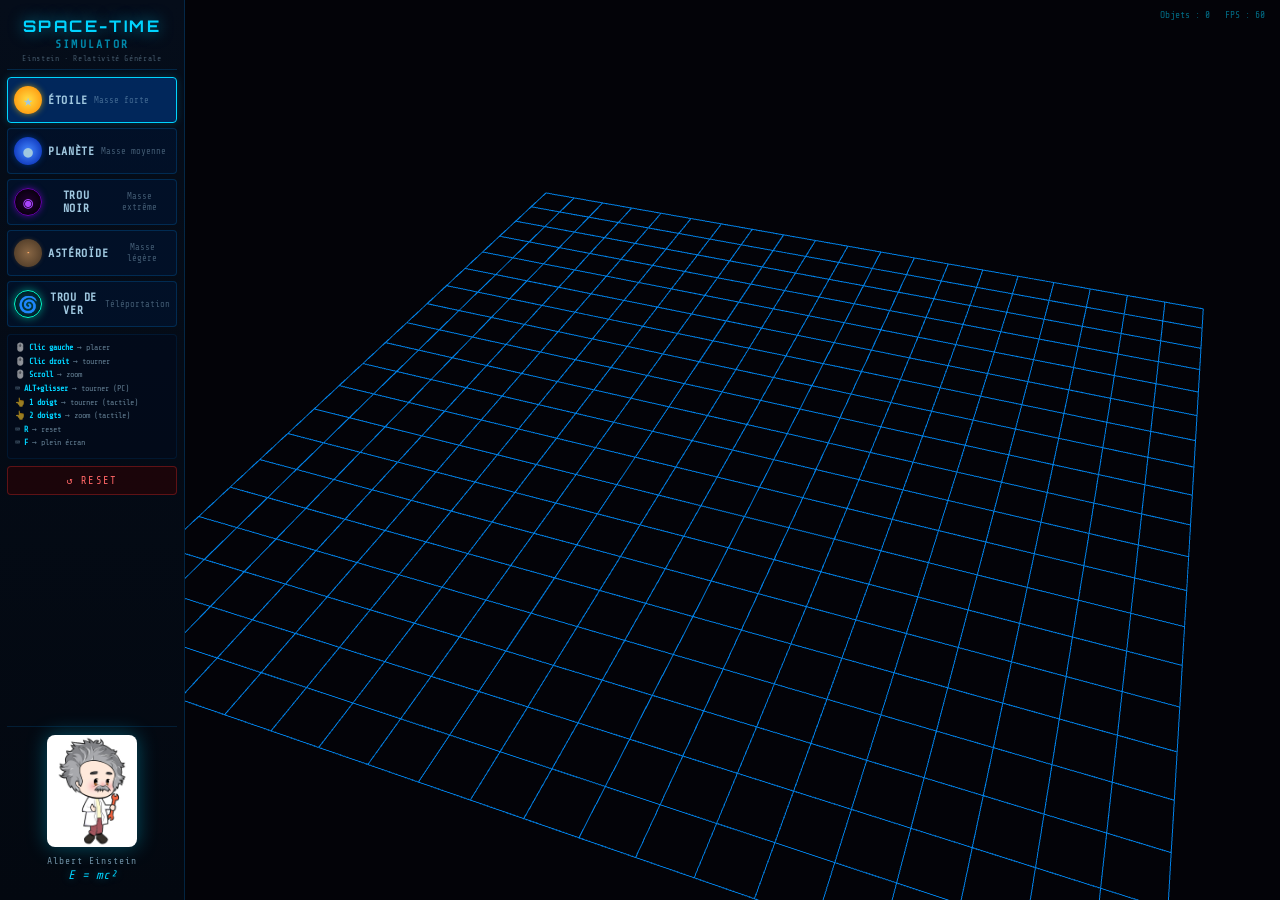
<file: index.html>
<!DOCTYPE html>
<html lang="fr">
<head>
    <meta charset="UTF-8">
    <meta name="viewport" 
          content="width=device-width, 
                   initial-scale=1.0">
    <title>Space-Time Simulator — Einstein</title>
    <!-- Open Graph — Prévisualisation réseaux sociaux -->
<meta property="og:title"
      content="Space-Time Simulator — Einstein">

<meta property="og:description"
      content="Simulation interactive 3D de la courbure de l'espace-temps. Placez des étoiles, planètes et trous noirs et observez la Relativité Générale d'Einstein en temps réel !">

<meta property="og:image"
      content="https://aissaa7.github.io/spacetime-simulator/preview.png">

<meta property="og:url"
      content="https://aissaa7.github.io/spacetime-simulator">

<meta property="og:type" content="website">

<!-- Twitter Card -->
<meta name="twitter:card"
      content="summary_large_image">

<meta name="twitter:title"
      content="Space-Time Simulator — Einstein">

<meta name="twitter:description"
      content="Simulation 3D de la Relativité Générale d'Einstein. Trous noirs, trous de ver, courbure de l'espace-temps !">

<meta name="twitter:image"
      content="https://aissaa7.github.io/spacetime-simulator/preview.png">

<!-- Description pour Google -->
<meta name="description"
      content="Simulation interactive 3D de la courbure de l'espace-temps basée sur la Relativité Générale d'Einstein.">
    <link rel="stylesheet" href="style.css">
<meta name="viewport" 
      content="width=device-width, 
               initial-scale=1.0,
               user-scalable=no">
               <!-- Favicon -->
<link rel="icon" type="image/x-icon"
      href="favicon.ico">

<!-- Pour iPhone/iPad -->
<link rel="apple-touch-icon"
      href="favicon.ico">
      <!-- SEO de base -->
<meta name="keywords"
      content="simulateur espace-temps, 
               relativité générale Einstein,
               simulation gravité 3D,
               WebGL simulation,
               trou noir interactif,
               spacetime simulator,
               Einstein gravity simulation,
               C++ OpenGL WebGL">

<meta name="author" content="Aissa">

<meta name="robots" content="index, follow">

<link rel="canonical" 
      href="https://aissaa7.github.io/spacetime-simulator">

</head>
<body>

    <!-- MENU GAUCHE -->
    <div id="menu">

        <!-- Titre -->
        <div id="titre">
            <h1>SPACE-TIME</h1>
            <h2>SIMULATOR</h2>
            <p>Einstein · Relativité Générale</p>
        </div>

        <!-- Boutons objets -->
        <div id="boutons">
            <button class="btn-objet actif"
                    id="btn-etoile"
                    onclick="selectionner(0)">
                <div class="icone etoile">★</div>
                <span>ÉTOILE</span>
                <small>Masse forte</small>
            </button>

            <button class="btn-objet"
                    id="btn-planete"
                    onclick="selectionner(1)">
                <div class="icone planete">●</div>
                <span>PLANÈTE</span>
                <small>Masse moyenne</small>
            </button>

            <button class="btn-objet"
                    id="btn-trou"
                    onclick="selectionner(2)">
                <div class="icone trou">◉</div>
                <span>TROU NOIR</span>
                <small>Masse extrême</small>
            </button>

            <button class="btn-objet"
                    id="btn-asteroide"
                    onclick="selectionner(3)">
                <div class="icone asteroide">·</div>
                <span>ASTÉROÏDE</span>
                <small>Masse légère</small>
            </button>

            <button class="btn-objet"
        id="btn-trou-ver"
        onclick="selectionner(4)">
    <div class="icone trou-ver">🌀</div>
    <span>TROU DE VER</span>
    <small>Téléportation</small>
</button>
        </div>

        <!-- Instructions -->
       <div id="instructions">
    <p>🖱️ <b>Clic gauche</b> → placer</p>
    <p>🖱️ <b>Clic droit</b> → tourner</p>
    <p>🖱️ <b>Scroll</b> → zoom</p>
    <p>⌨️ <b>ALT+glisser</b> → tourner (PC)</p>
    <p>👆 <b>1 doigt</b> → tourner (tactile)</p>
    <p>👆 <b>2 doigts</b> → zoom (tactile)</p>
    <p>⌨️ <b>R</b> → reset</p>
    <p>⌨️ <b>F</b> → plein écran</p>
</div>
        <!-- Reset -->
        <button id="btn-reset" onclick="reset()">
            ↺ RESET
        </button>
        <!-- Boutons orbites -->
<!-- <div id="orbites">
    <p class="orbite-titre">ORBITES AUTO</p>
    <button class="btn-orbite"
            onclick="ajouterOrbite(0,1,0.35)">
        🪐 Planète → Étoile
    </button>
    <button class="btn-orbite"
            onclick="ajouterOrbite(1,3,0.15)">
        🪨 Astéroïde → Planète
    </button>
</div> -->

        <!-- Einstein -->
        <div id="einstein-box">
           <img src="einstein.jpg" 
     id="einstein-img" 
     alt="Einstein">
            <p id="einstein-nom">Albert Einstein</p>
            <p id="einstein-eq">E = mc²</p>
        </div>

    </div>

    <!-- ZONE SIMULATION -->
    <div id="simulation">
        <canvas id="canvas"></canvas>

        <!-- Info overlay -->
        <div id="info-overlay">
            <span id="info-objets">Objets : 0</span>
            <span id="info-fps">FPS : 60</span>
        </div>
     
    </div>

    <script src="shaders.js"></script>
    <script src="simulation.js"></script>
</body>
</html>
</file>
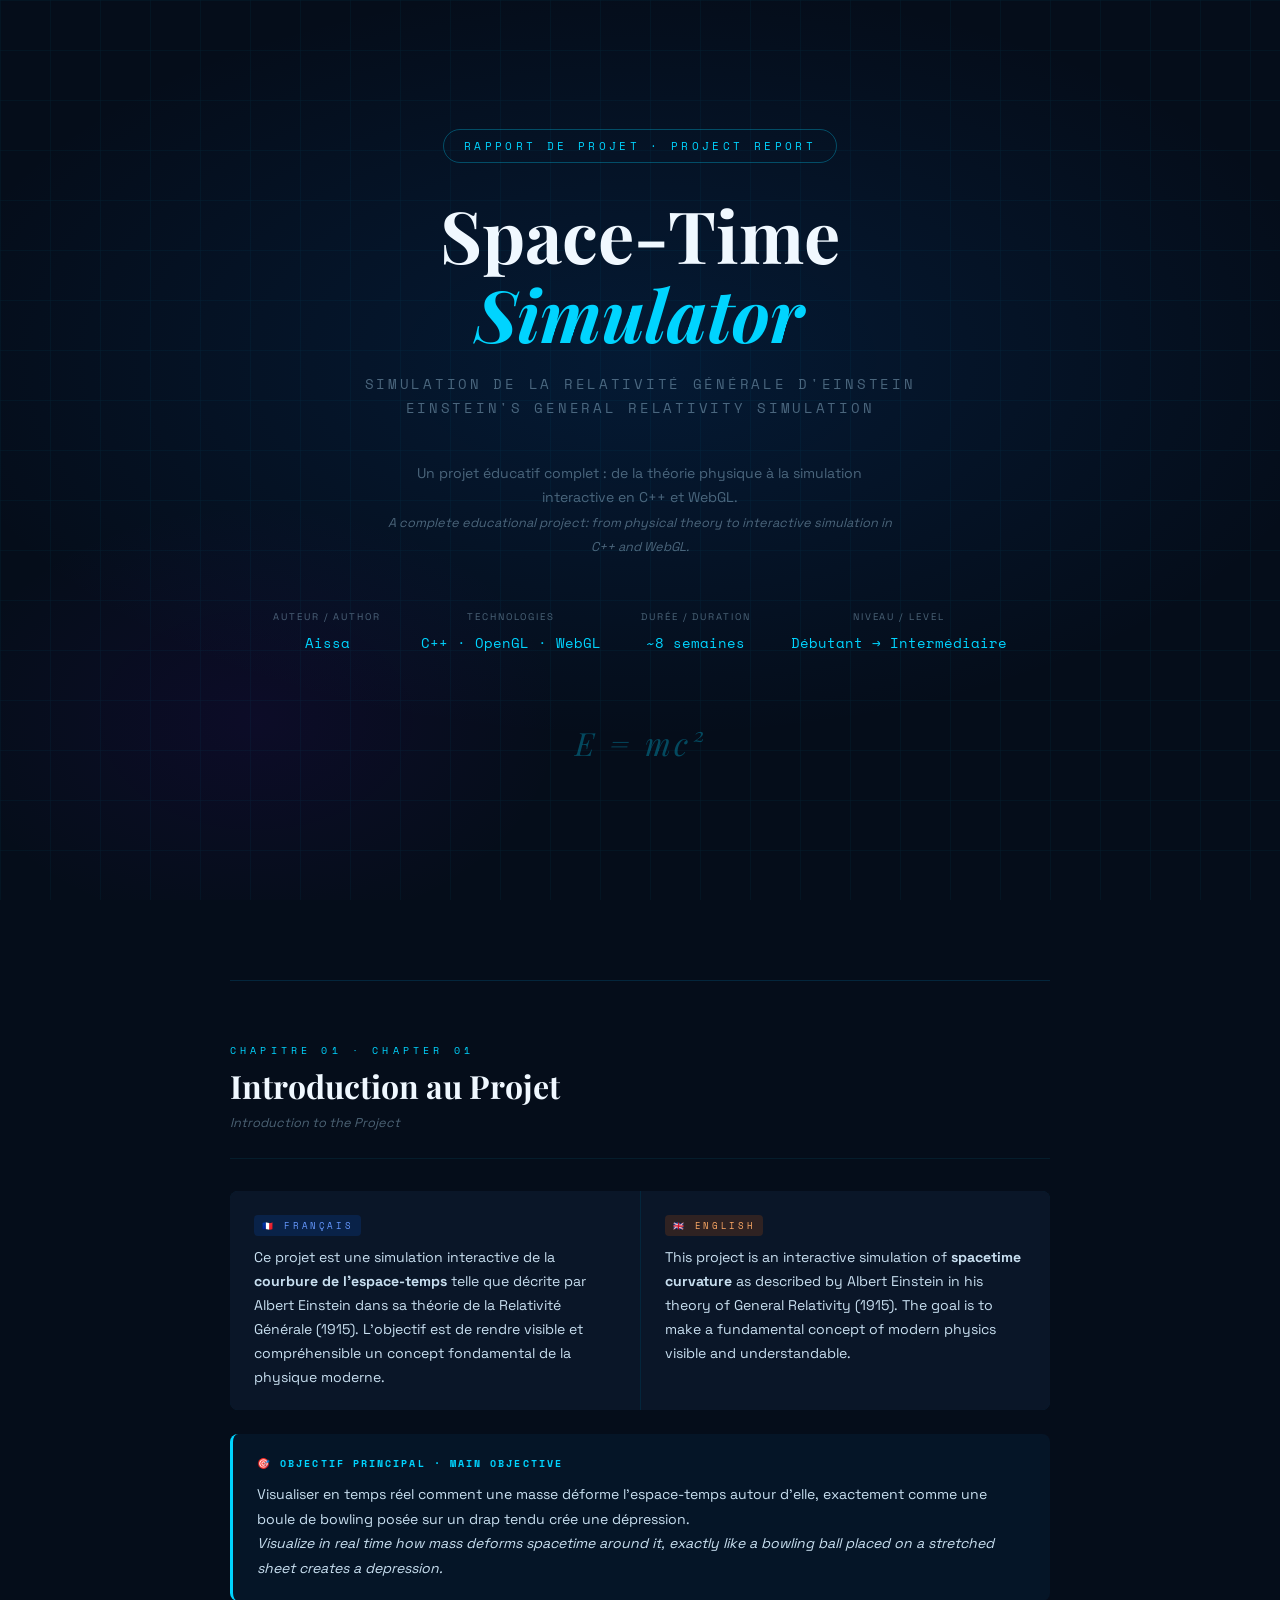
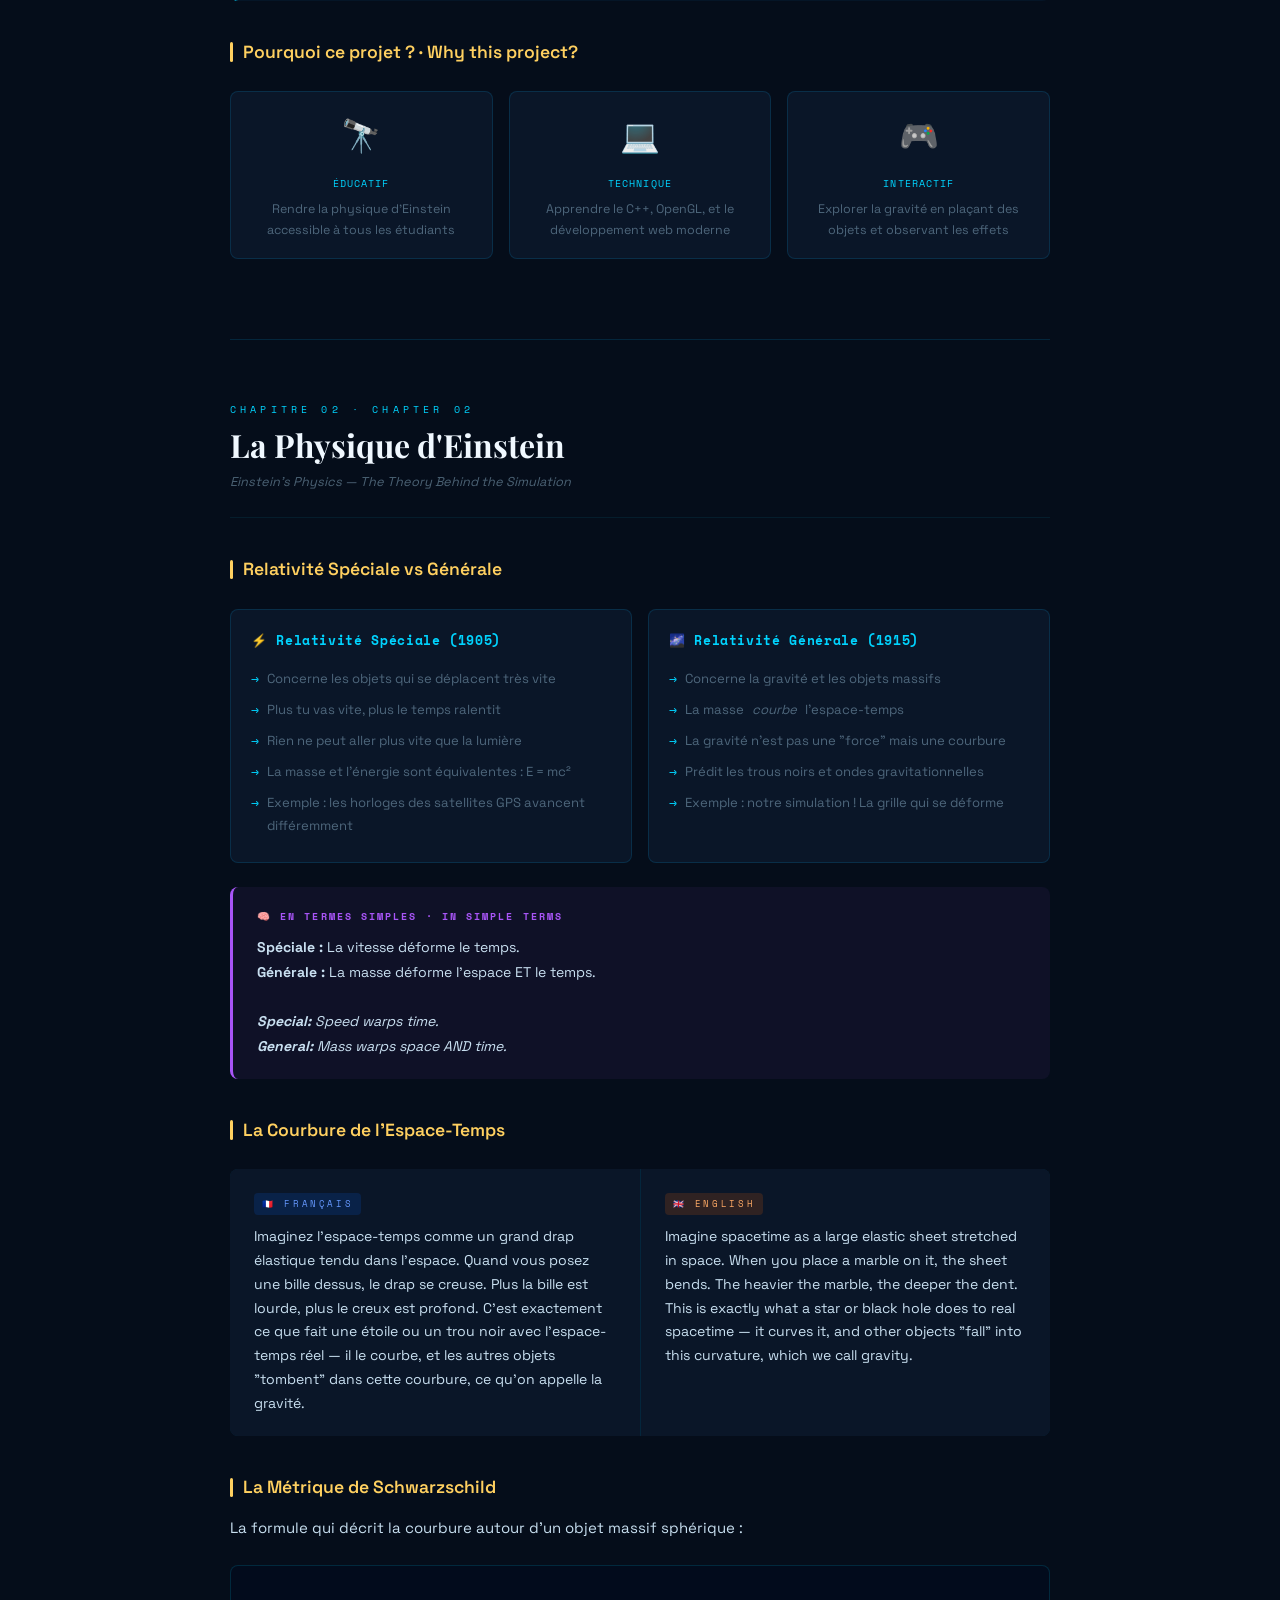
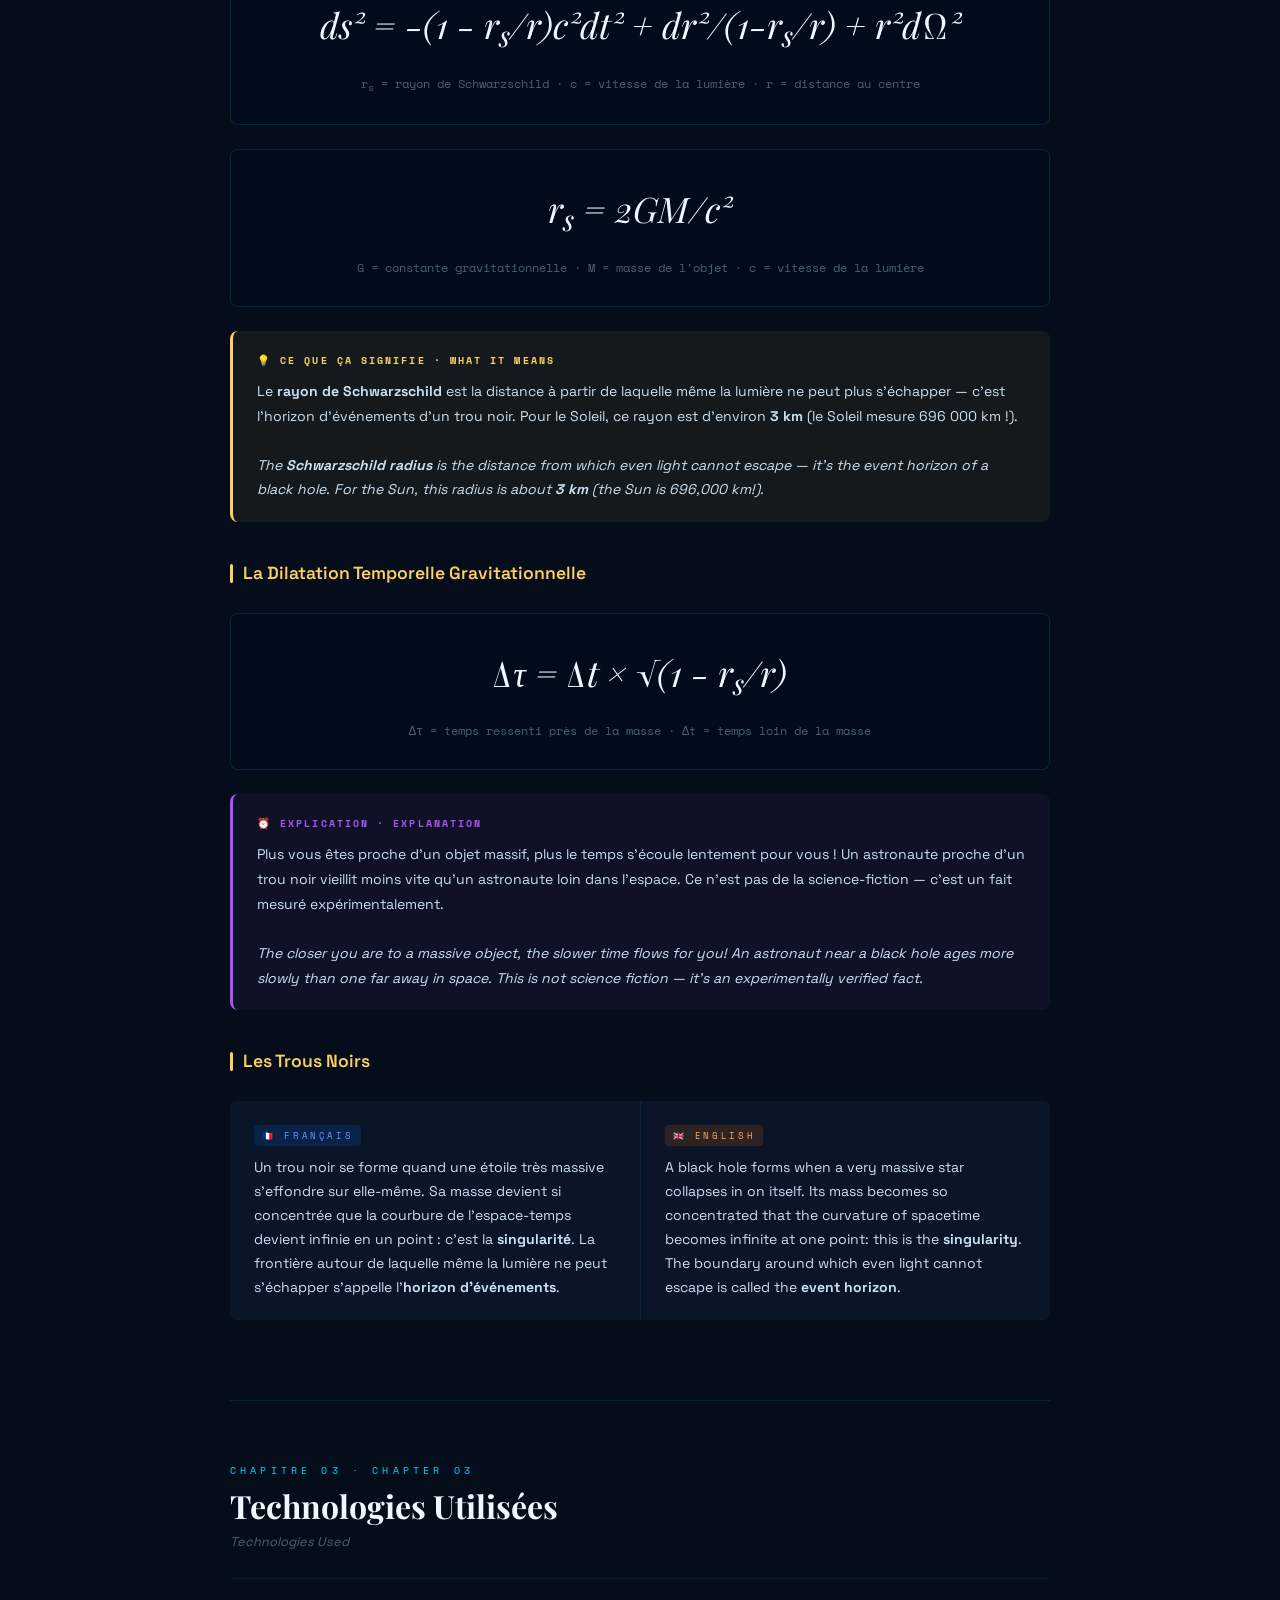
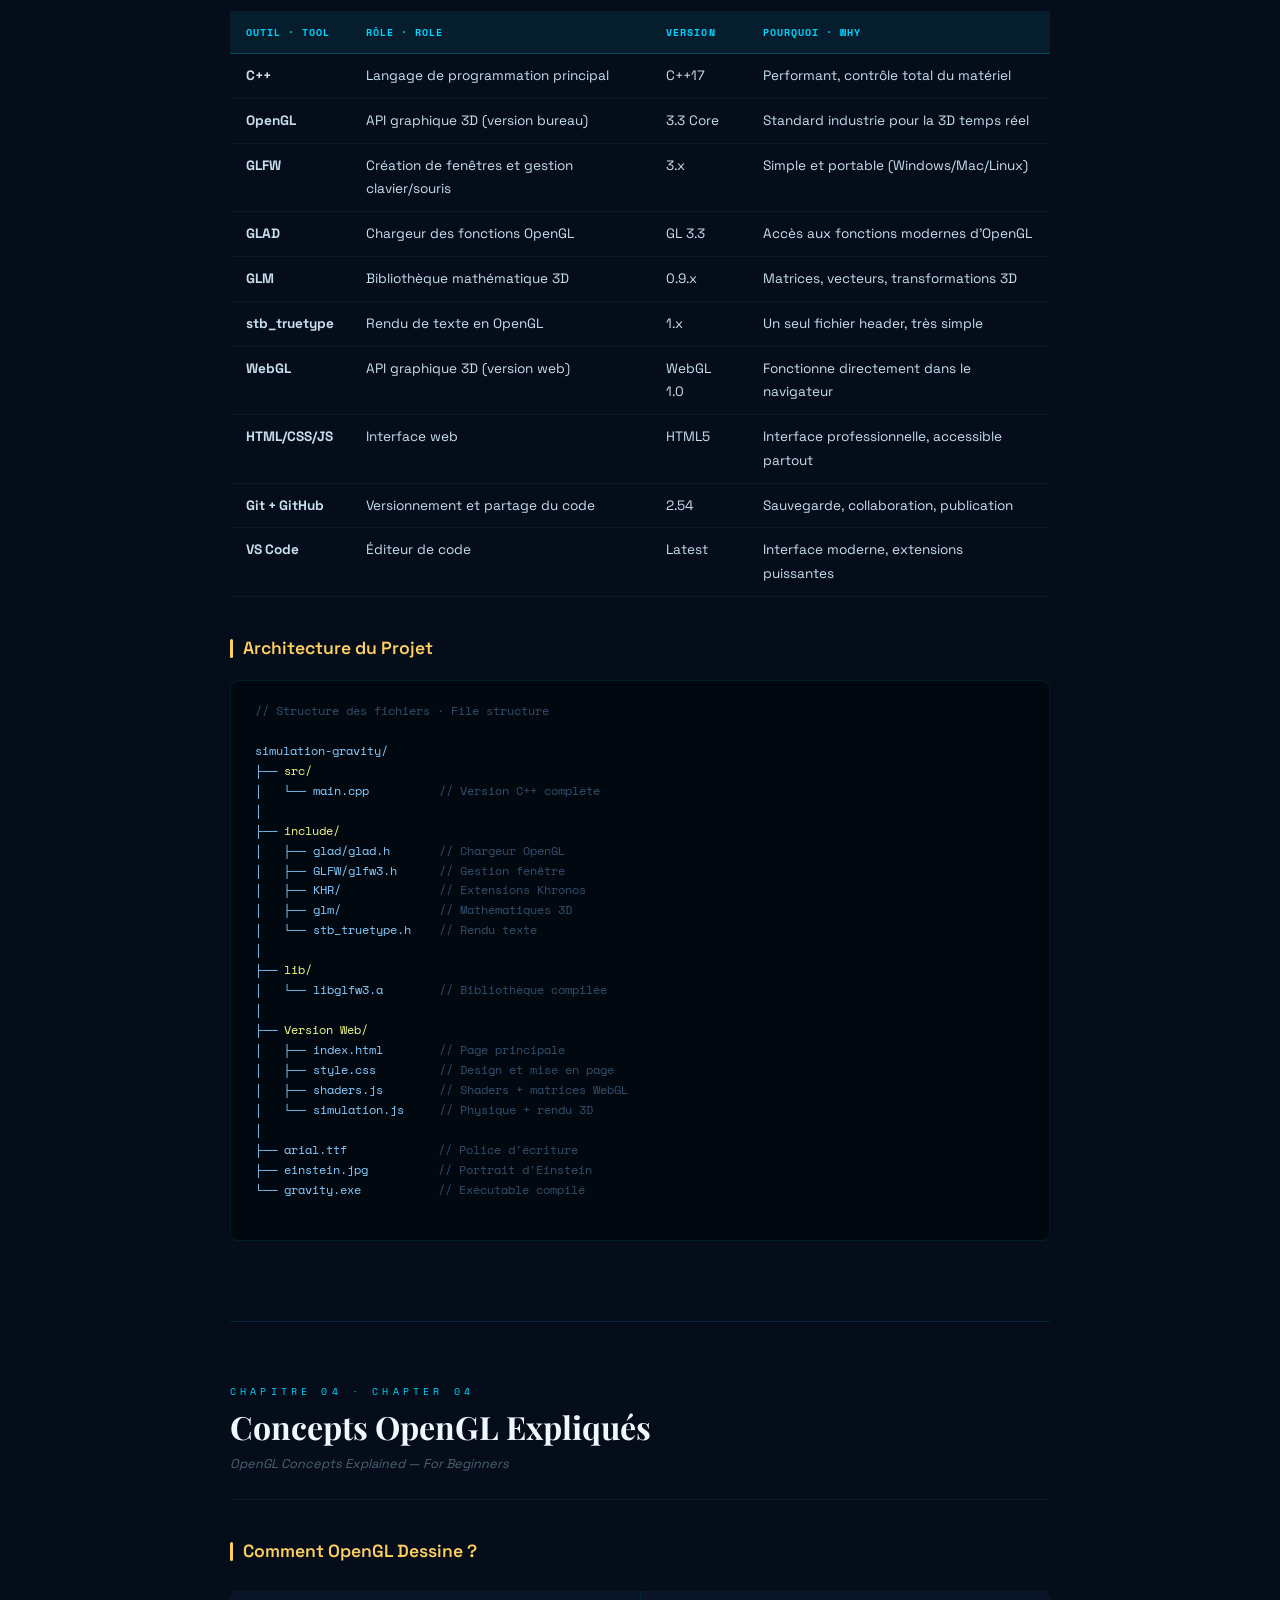
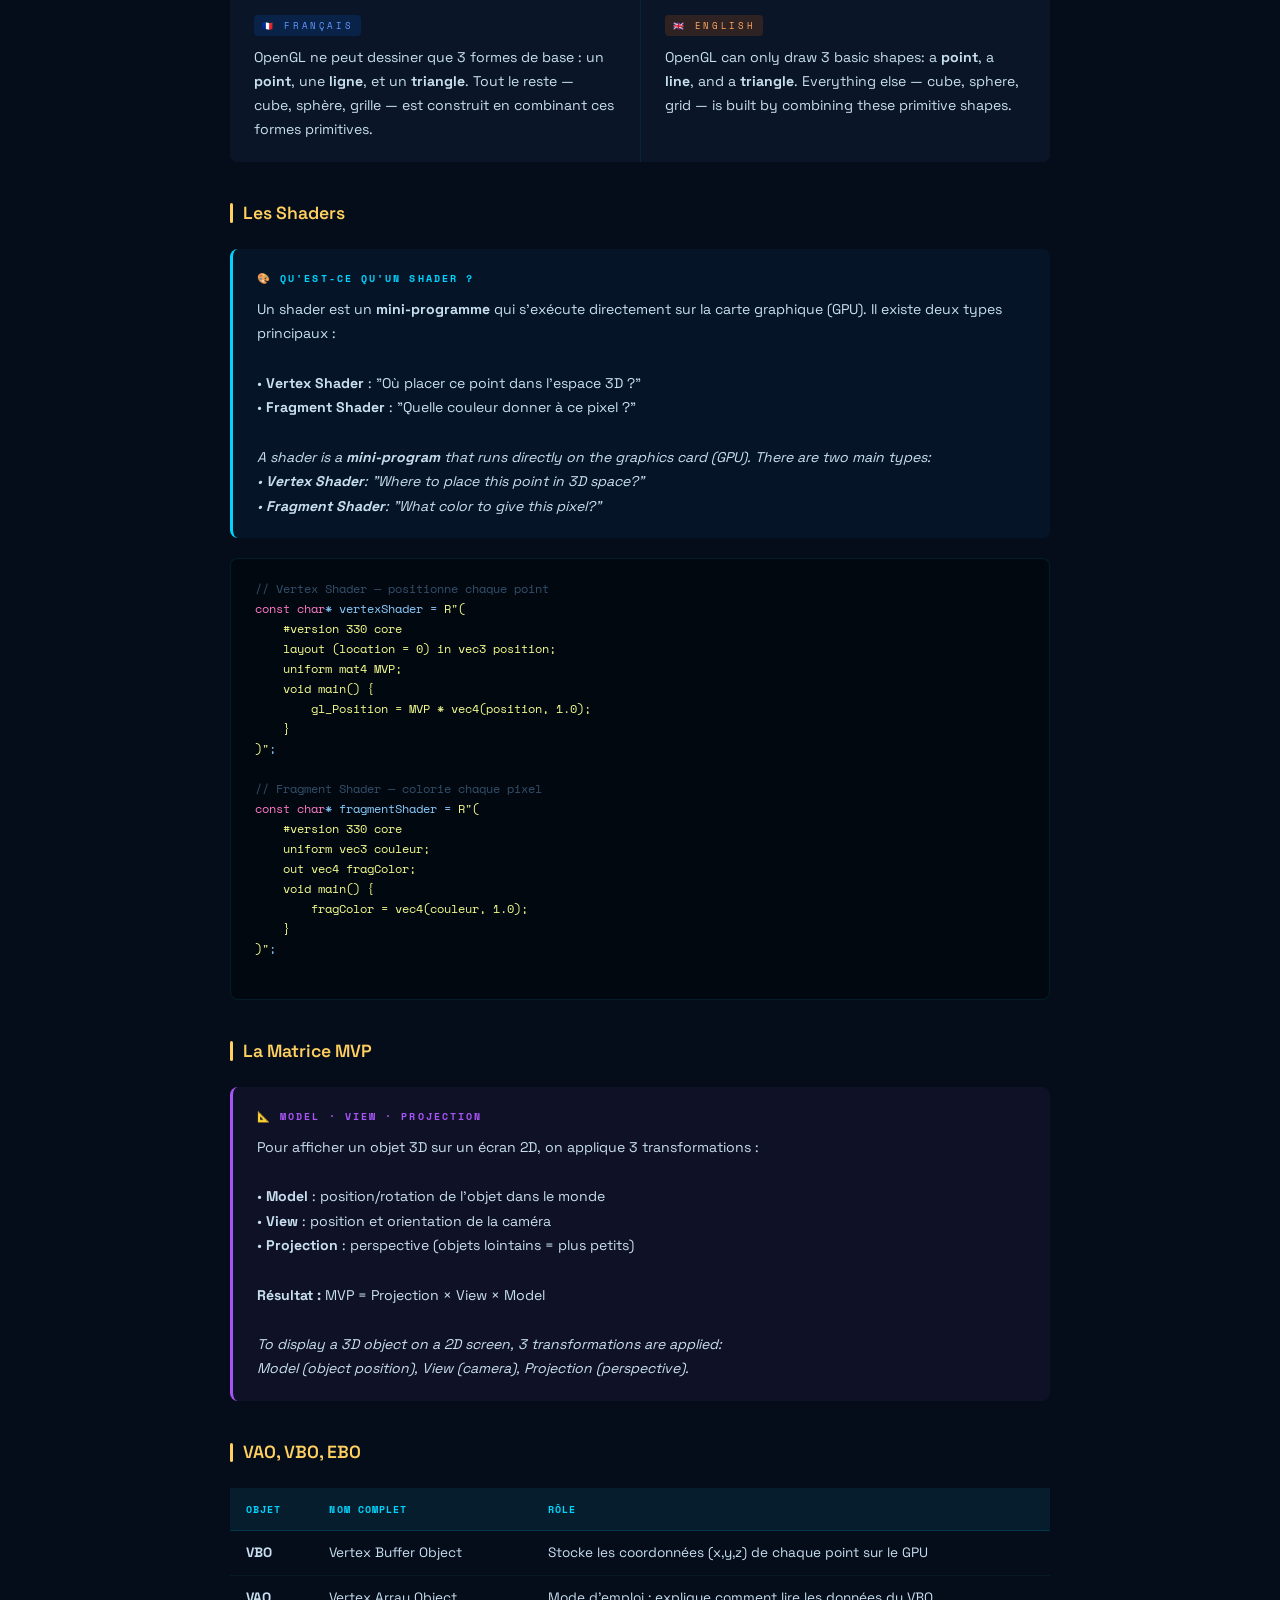
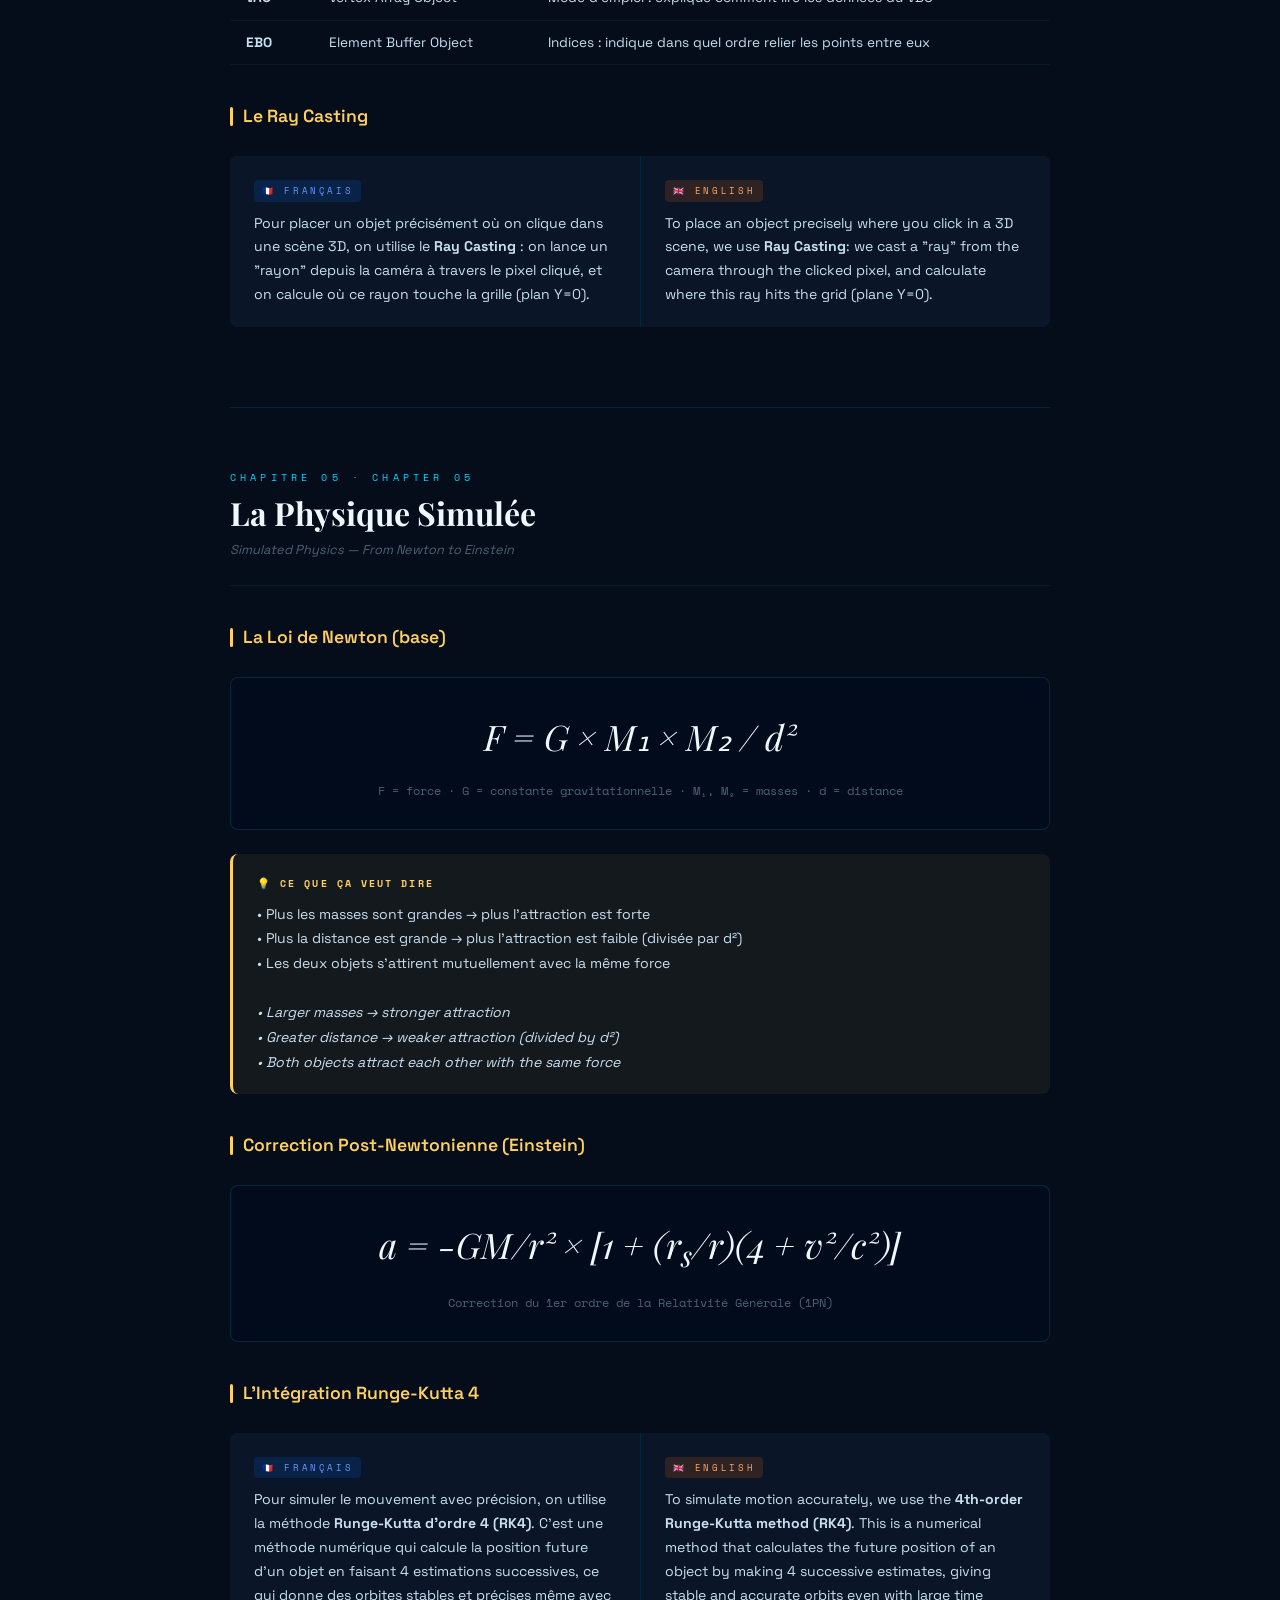
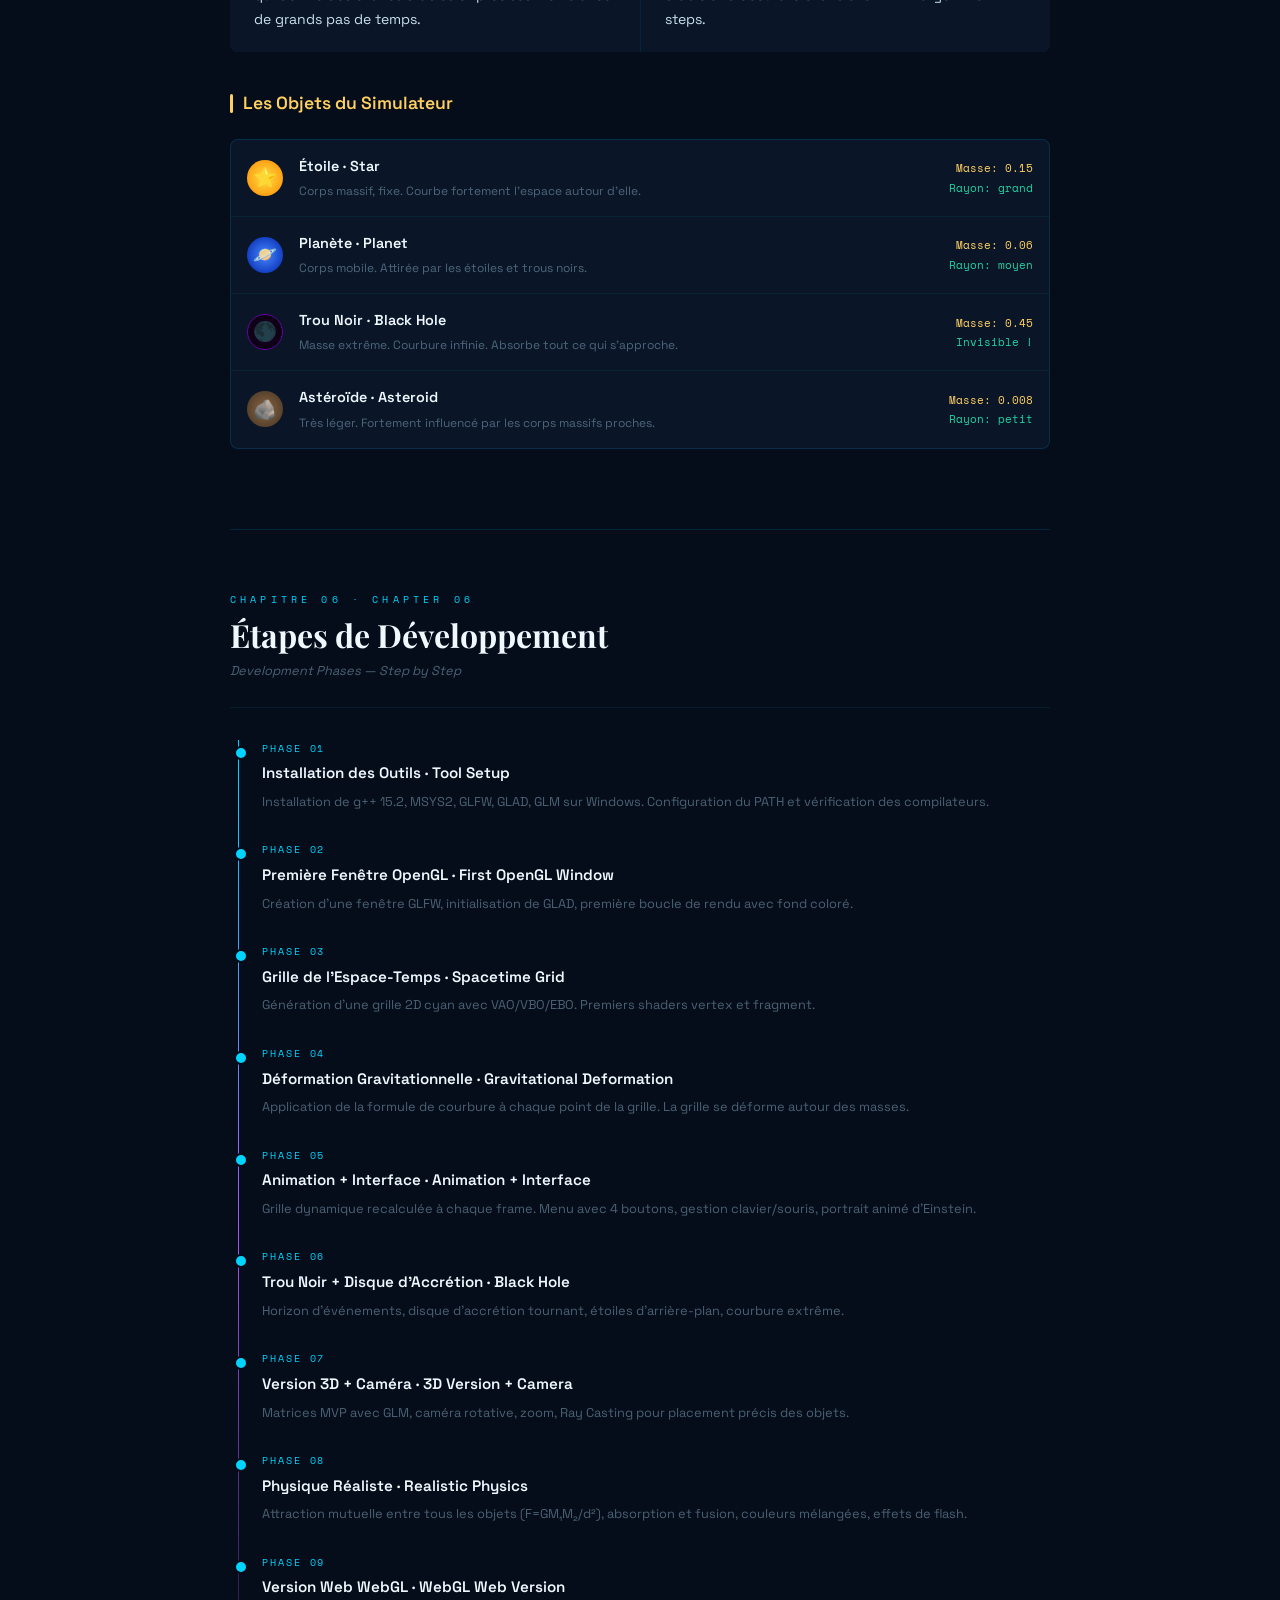
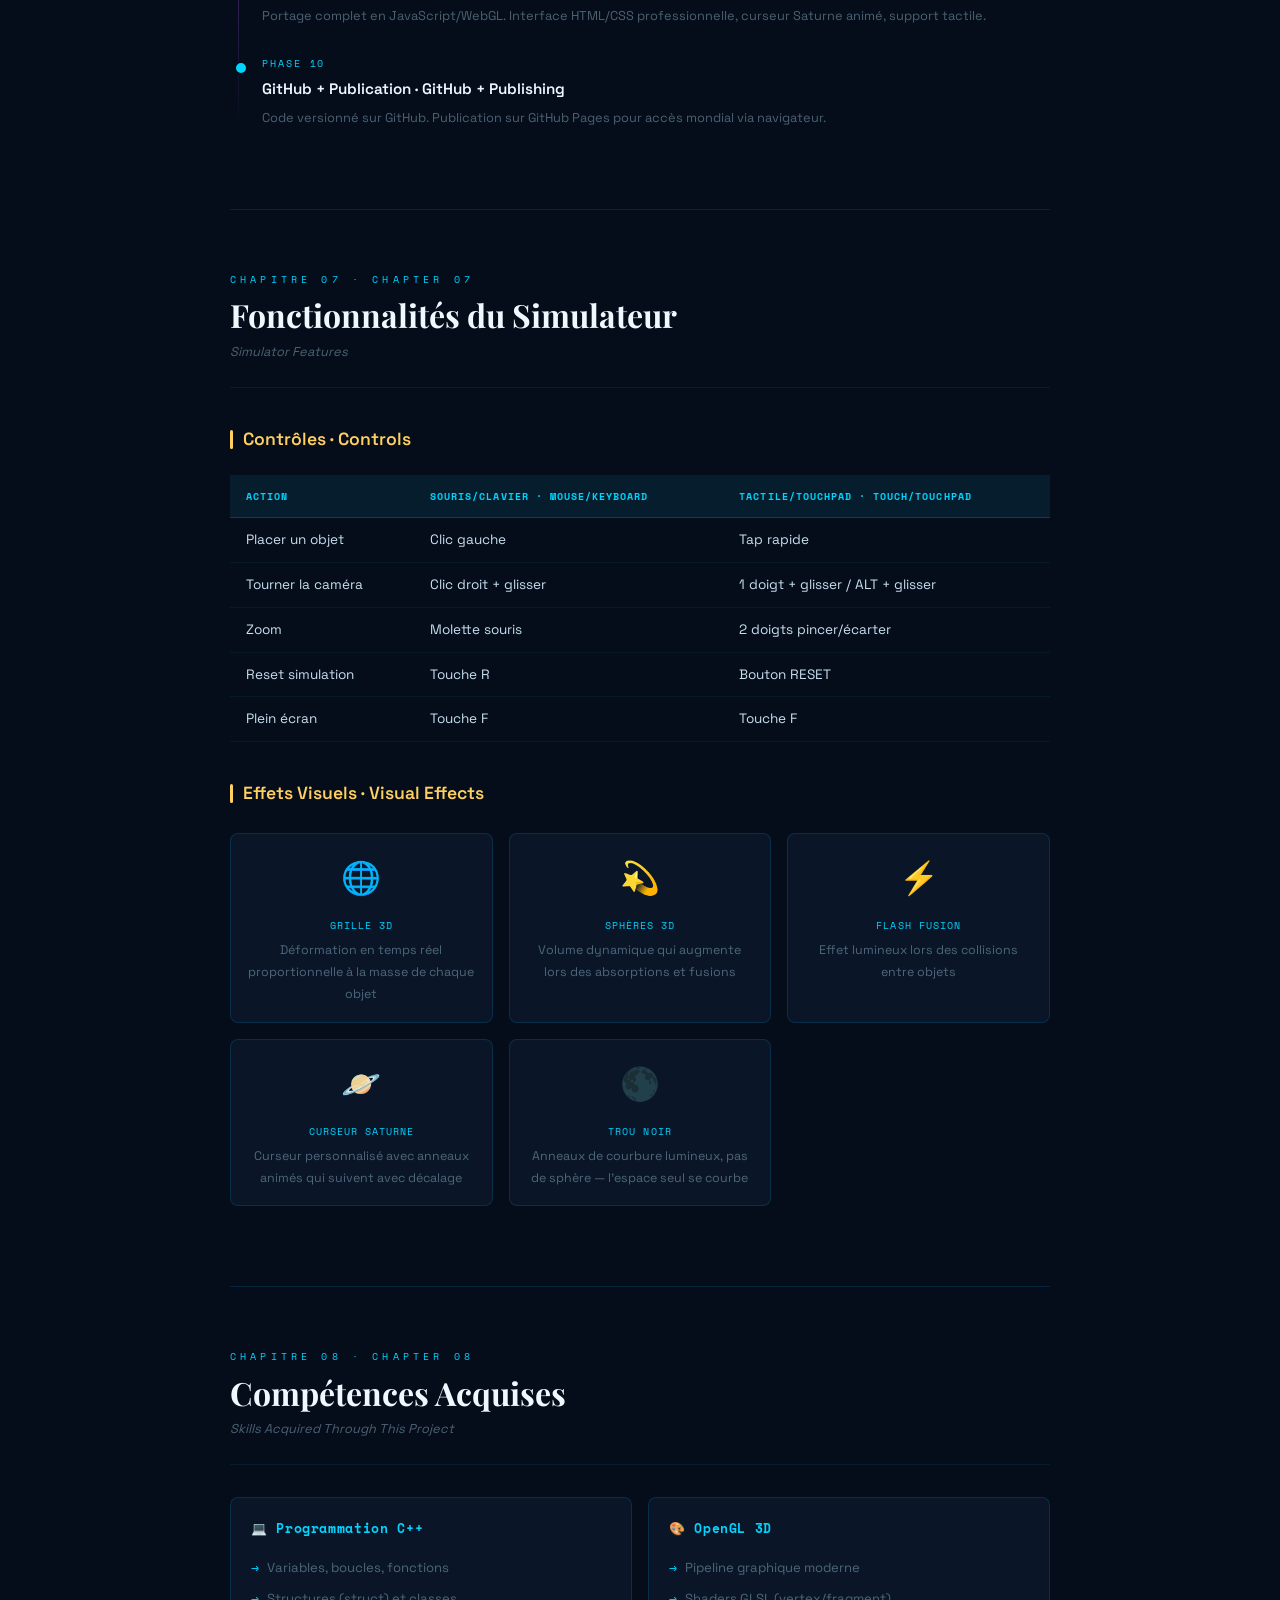
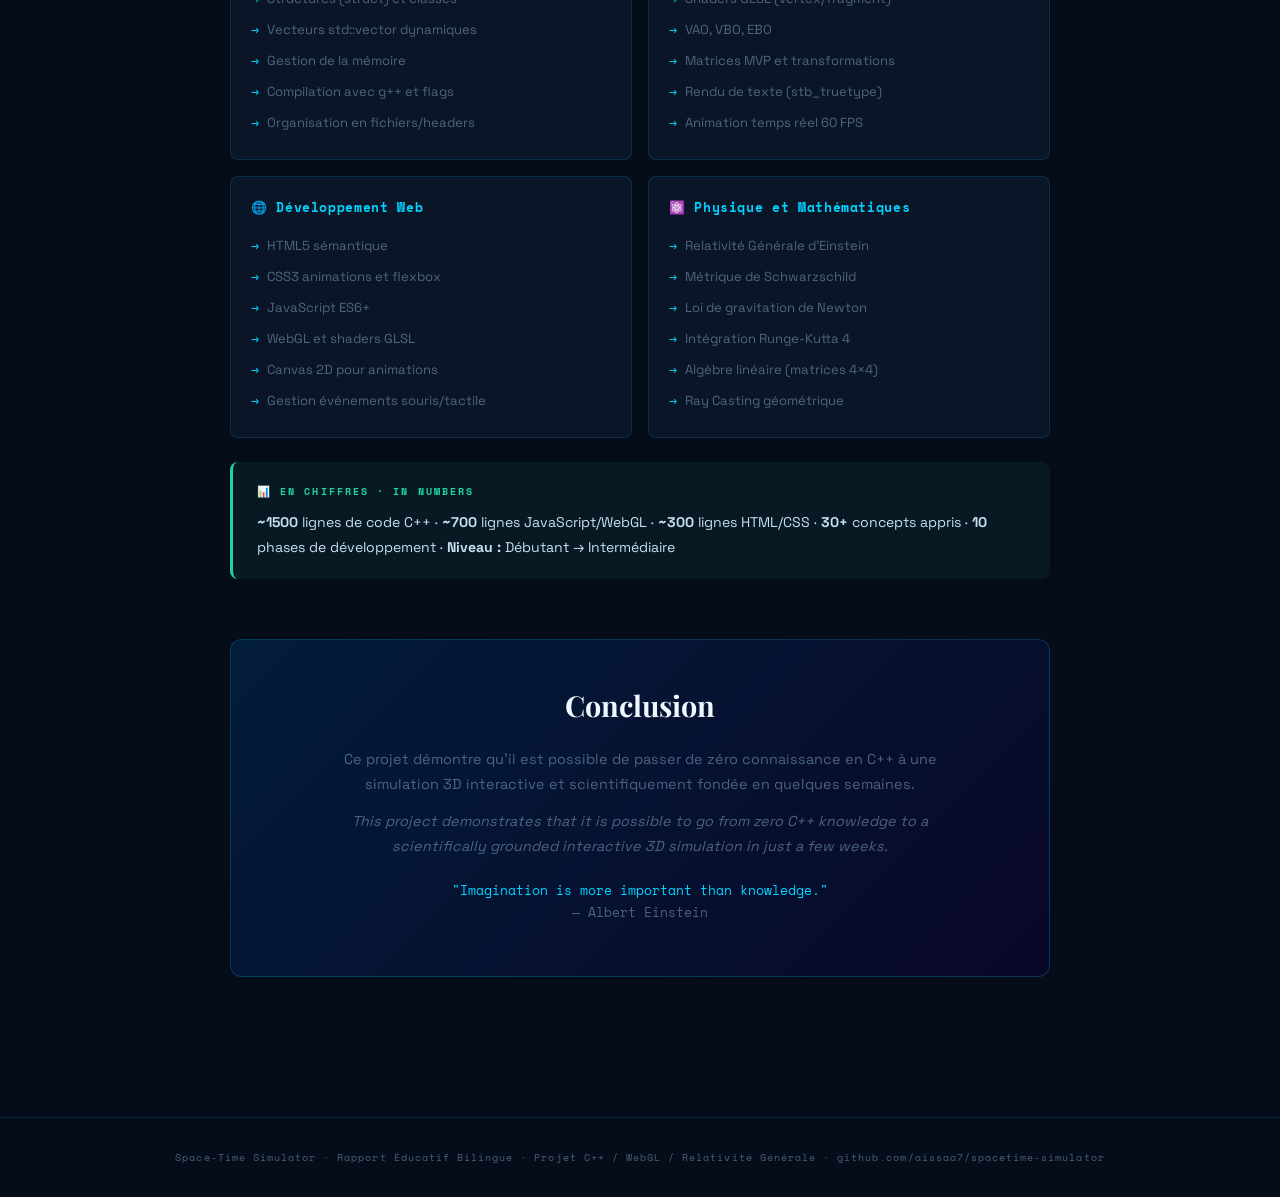
<file: rapport_spacetime.html>
<!DOCTYPE html>
<html lang="fr">
<head>
<meta charset="UTF-8">
<meta name="viewport" content="width=device-width, initial-scale=1.0">
<title>Space-Time Simulator — Rapport de Projet</title>
<style>
@import url('https://fonts.googleapis.com/css2?family=Space+Grotesk:wght@300;400;600;700&family=Space+Mono:wght@400;700&family=Playfair+Display:ital,wght@0,700;1,400&display=swap');

:root {
  --bg:       #050d1a;
  --surface:  #0a1628;
  --border:   rgba(0,180,255,0.15);
  --accent:   #00d4ff;
  --gold:     #ffd060;
  --purple:   #a855f7;
  --green:    #22d3a0;
  --red:      #ff4060;
  --text:     #c8dff0;
  --muted:    rgba(160,200,224,0.45);
  --white:    #f0f8ff;
}

* { margin:0; padding:0; box-sizing:border-box; }

body {
  background: var(--bg);
  color: var(--text);
  font-family: 'Space Grotesk', sans-serif;
  font-size: 15px;
  line-height: 1.75;
}

/* ── COVER PAGE ───────────────────────── */
.cover {
  min-height: 100vh;
  display: flex;
  flex-direction: column;
  align-items: center;
  justify-content: center;
  position: relative;
  overflow: hidden;
  padding: 60px 40px;
  text-align: center;
}

.cover::before {
  content: '';
  position: absolute;
  inset: 0;
  background:
    radial-gradient(ellipse 80% 60% at 50% 40%,
      rgba(0,100,200,0.15) 0%,
      transparent 70%),
    radial-gradient(ellipse 40% 40% at 20% 80%,
      rgba(100,0,200,0.08) 0%,
      transparent 60%);
}

/* Animated grid background */
.grid-bg {
  position: absolute;
  inset: 0;
  opacity: 0.08;
  background-image:
    linear-gradient(rgba(0,212,255,0.5) 1px, transparent 1px),
    linear-gradient(90deg, rgba(0,212,255,0.5) 1px, transparent 1px);
  background-size: 50px 50px;
  animation: gridMove 20s linear infinite;
}

@keyframes gridMove {
  0%   { transform: perspective(500px) rotateX(30deg) translateY(0); }
  100% { transform: perspective(500px) rotateX(30deg) translateY(50px); }
}

.cover-content { position: relative; z-index: 1; max-width: 800px; }

.cover-badge {
  display: inline-block;
  border: 1px solid rgba(0,212,255,0.3);
  color: var(--accent);
  font-family: 'Space Mono', monospace;
  font-size: 0.7rem;
  letter-spacing: 0.3em;
  padding: 6px 20px;
  border-radius: 50px;
  margin-bottom: 32px;
  text-transform: uppercase;
}

.cover h1 {
  font-family: 'Playfair Display', serif;
  font-size: clamp(2.5rem, 6vw, 4.5rem);
  font-weight: 700;
  color: var(--white);
  line-height: 1.1;
  margin-bottom: 8px;
}

.cover h1 span {
  color: var(--accent);
  font-style: italic;
}

.cover-subtitle {
  font-family: 'Space Mono', monospace;
  font-size: 0.85rem;
  color: var(--muted);
  letter-spacing: 0.2em;
  margin: 20px 0 40px;
  text-transform: uppercase;
}

.cover-meta {
  display: flex;
  gap: 40px;
  justify-content: center;
  flex-wrap: wrap;
  margin-top: 50px;
}

.meta-item {
  text-align: center;
}

.meta-label {
  font-size: 0.6rem;
  letter-spacing: 0.2em;
  color: var(--muted);
  text-transform: uppercase;
  margin-bottom: 4px;
}

.meta-value {
  font-family: 'Space Mono', monospace;
  font-size: 0.9rem;
  color: var(--accent);
}

.cover-equation {
  font-family: 'Playfair Display', serif;
  font-size: 2rem;
  font-style: italic;
  color: rgba(0,212,255,0.3);
  margin-top: 60px;
  letter-spacing: 0.1em;
}

/* ── LAYOUT ──────────────────────────── */
.container {
  max-width: 900px;
  margin: 0 auto;
  padding: 0 40px 80px;
}

/* ── CHAPTER DIVIDER ─────────────────── */
.chapter {
  margin: 80px 0 0;
  padding-top: 60px;
  border-top: 1px solid var(--border);
}

.chapter-num {
  font-family: 'Space Mono', monospace;
  font-size: 0.65rem;
  letter-spacing: 0.4em;
  color: var(--accent);
  text-transform: uppercase;
  margin-bottom: 8px;
}

.chapter h2 {
  font-family: 'Playfair Display', serif;
  font-size: 2rem;
  color: var(--white);
  margin-bottom: 6px;
  line-height: 1.2;
}

.chapter-en {
  font-size: 0.8rem;
  color: var(--muted);
  font-style: italic;
  margin-bottom: 32px;
  padding-bottom: 24px;
  border-bottom: 1px solid rgba(0,212,255,0.08);
}

/* ── SECTIONS ────────────────────────── */
h3 {
  font-size: 1.1rem;
  color: var(--gold);
  margin: 36px 0 12px;
  font-weight: 600;
  display: flex;
  align-items: center;
  gap: 10px;
}

h3::before {
  content: '';
  display: inline-block;
  width: 3px;
  height: 1.1em;
  background: var(--gold);
  border-radius: 2px;
}

h4 {
  font-size: 0.9rem;
  color: var(--accent);
  margin: 24px 0 8px;
  font-family: 'Space Mono', monospace;
  letter-spacing: 0.05em;
}

p {
  margin-bottom: 16px;
  color: var(--text);
}

/* ── BILINGUAL BOXES ─────────────────── */
.bilingual {
  display: grid;
  grid-template-columns: 1fr 1fr;
  gap: 1px;
  background: var(--border);
  border-radius: 8px;
  overflow: hidden;
  margin: 24px 0;
}

.lang-fr, .lang-en {
  padding: 20px 24px;
  background: var(--surface);
}

.lang-label {
  font-family: 'Space Mono', monospace;
  font-size: 0.55rem;
  letter-spacing: 0.3em;
  text-transform: uppercase;
  margin-bottom: 10px;
  padding: 3px 8px;
  border-radius: 4px;
  display: inline-block;
}

.lang-fr .lang-label {
  background: rgba(0,100,255,0.15);
  color: #6699ff;
}

.lang-en .lang-label {
  background: rgba(255,100,0,0.15);
  color: #ffaa66;
}

.lang-fr p, .lang-en p {
  font-size: 0.88rem;
  margin: 0;
  line-height: 1.7;
}

/* ── INFO BOXES ──────────────────────── */
.box {
  border-radius: 8px;
  padding: 20px 24px;
  margin: 20px 0;
  border-left: 3px solid;
}

.box-info {
  background: rgba(0,150,255,0.06);
  border-color: var(--accent);
}

.box-warn {
  background: rgba(255,208,96,0.06);
  border-color: var(--gold);
}

.box-success {
  background: rgba(34,211,160,0.06);
  border-color: var(--green);
}

.box-physics {
  background: rgba(168,85,247,0.06);
  border-color: var(--purple);
}

.box-title {
  font-family: 'Space Mono', monospace;
  font-size: 0.65rem;
  letter-spacing: 0.2em;
  text-transform: uppercase;
  margin-bottom: 10px;
  font-weight: 700;
}

.box-info .box-title    { color: var(--accent);  }
.box-warn .box-title    { color: var(--gold);    }
.box-success .box-title { color: var(--green);   }
.box-physics .box-title { color: var(--purple);  }

.box p { font-size: 0.88rem; margin: 0; }

/* ── CODE BLOCKS ─────────────────────── */
.code-block {
  background: #020810;
  border: 1px solid rgba(0,212,255,0.1);
  border-radius: 8px;
  padding: 20px 24px;
  margin: 16px 0;
  overflow-x: auto;
}

.code-block pre {
  font-family: 'Space Mono', monospace;
  font-size: 0.78rem;
  color: #88ccff;
  line-height: 1.6;
}

.code-comment { color: rgba(100,150,200,0.5); }
.code-keyword { color: #ff79c6; }
.code-string  { color: #f1fa8c; }
.code-number  { color: #bd93f9; }
.code-func    { color: #50fa7b; }

/* ── FORMULA ─────────────────────────── */
.formula {
  text-align: center;
  padding: 28px;
  margin: 24px 0;
  background: rgba(0,10,30,0.6);
  border: 1px solid rgba(0,212,255,0.15);
  border-radius: 8px;
}

.formula-main {
  font-family: 'Playfair Display', serif;
  font-size: 2.2rem;
  font-style: italic;
  color: var(--white);
  margin-bottom: 12px;
}

.formula-desc {
  font-size: 0.75rem;
  color: var(--muted);
  font-family: 'Space Mono', monospace;
}

/* ── GRID VISUAL ─────────────────────── */
.grid-viz {
  display: grid;
  grid-template-columns: repeat(3, 1fr);
  gap: 16px;
  margin: 24px 0;
}

.grid-card {
  background: var(--surface);
  border: 1px solid var(--border);
  border-radius: 8px;
  padding: 16px;
  text-align: center;
}

.grid-card-icon {
  font-size: 2rem;
  margin-bottom: 10px;
  display: block;
}

.grid-card-title {
  font-family: 'Space Mono', monospace;
  font-size: 0.65rem;
  letter-spacing: 0.1em;
  color: var(--accent);
  text-transform: uppercase;
  margin-bottom: 6px;
}

.grid-card p {
  font-size: 0.78rem;
  color: var(--muted);
  margin: 0;
}

/* ── TIMELINE ────────────────────────── */
.timeline {
  position: relative;
  padding-left: 32px;
  margin: 24px 0;
}

.timeline::before {
  content: '';
  position: absolute;
  left: 8px;
  top: 0;
  bottom: 0;
  width: 1px;
  background: linear-gradient(
    to bottom,
    var(--accent),
    var(--purple),
    transparent);
}

.timeline-item {
  position: relative;
  margin-bottom: 28px;
}

.timeline-item::before {
  content: '';
  position: absolute;
  left: -28px;
  top: 6px;
  width: 10px;
  height: 10px;
  border-radius: 50%;
  background: var(--accent);
  border: 2px solid var(--bg);
}

.timeline-phase {
  font-family: 'Space Mono', monospace;
  font-size: 0.6rem;
  letter-spacing: 0.2em;
  color: var(--accent);
  text-transform: uppercase;
  margin-bottom: 4px;
}

.timeline-title {
  font-size: 0.95rem;
  color: var(--white);
  font-weight: 600;
  margin-bottom: 4px;
}

.timeline-desc {
  font-size: 0.8rem;
  color: var(--muted);
  margin: 0;
}

/* ── TABLE ───────────────────────────── */
table {
  width: 100%;
  border-collapse: collapse;
  margin: 20px 0;
  font-size: 0.85rem;
}

th {
  background: rgba(0,212,255,0.08);
  color: var(--accent);
  font-family: 'Space Mono', monospace;
  font-size: 0.65rem;
  letter-spacing: 0.1em;
  text-transform: uppercase;
  padding: 12px 16px;
  text-align: left;
  border-bottom: 1px solid rgba(0,212,255,0.2);
}

td {
  padding: 10px 16px;
  border-bottom: 1px solid rgba(0,212,255,0.06);
  color: var(--text);
  vertical-align: top;
}

tr:hover td {
  background: rgba(0,212,255,0.03);
}

/* ── COMPARISON ──────────────────────── */
.compare {
  display: grid;
  grid-template-columns: 1fr 1fr;
  gap: 16px;
  margin: 24px 0;
}

.compare-card {
  background: var(--surface);
  border: 1px solid var(--border);
  border-radius: 8px;
  padding: 20px;
}

.compare-card h4 {
  margin: 0 0 12px;
  font-size: 0.8rem;
}

.compare-card ul {
  list-style: none;
  font-size: 0.82rem;
}

.compare-card li {
  padding: 4px 0;
  color: var(--muted);
  display: flex;
  align-items: flex-start;
  gap: 8px;
}

.compare-card li::before {
  content: '→';
  color: var(--accent);
  flex-shrink: 0;
  font-family: 'Space Mono', monospace;
}

/* ── OBJECTS TABLE ───────────────────── */
.obj-row {
  display: flex;
  align-items: center;
  gap: 16px;
  padding: 14px 16px;
  border-bottom: 1px solid rgba(0,212,255,0.06);
}

.obj-icon {
  width: 36px;
  height: 36px;
  border-radius: 50%;
  display: flex;
  align-items: center;
  justify-content: center;
  font-size: 1.2rem;
  flex-shrink: 0;
}

.obj-info { flex: 1; }
.obj-name {
  font-weight: 600;
  color: var(--white);
  font-size: 0.9rem;
}

.obj-desc {
  font-size: 0.75rem;
  color: var(--muted);
  margin-top: 2px;
}

.obj-stats {
  text-align: right;
  font-family: 'Space Mono', monospace;
  font-size: 0.7rem;
}

.obj-masse { color: var(--gold); }
.obj-rayon { color: var(--green); }

/* ── CONCLUSION ──────────────────────── */
.conclusion {
  background: linear-gradient(
    135deg,
    rgba(0,40,80,0.6),
    rgba(20,0,60,0.4));
  border: 1px solid rgba(0,212,255,0.2);
  border-radius: 12px;
  padding: 40px;
  margin-top: 60px;
  text-align: center;
}

.conclusion h2 {
  font-family: 'Playfair Display', serif;
  font-size: 1.8rem;
  color: var(--white);
  margin-bottom: 16px;
}

.conclusion p {
  font-size: 0.9rem;
  color: var(--muted);
  max-width: 600px;
  margin: 0 auto 12px;
}

/* ── FOOTER ──────────────────────────── */
footer {
  border-top: 1px solid var(--border);
  padding: 30px 40px;
  text-align: center;
  font-family: 'Space Mono', monospace;
  font-size: 0.65rem;
  color: var(--muted);
  letter-spacing: 0.1em;
  margin-top: 60px;
}

/* ── PRINT ───────────────────────────── */
@media print {
  body { background: white; color: #222; }
  .cover::before, .grid-bg { display: none; }
  .cover { background: #f5f8ff; min-height: auto; padding: 40px; }
  .cover h1 { color: #111; }
  .chapter { page-break-before: always; }
}

/* ── RESPONSIVE ──────────────────────── */
@media (max-width: 700px) {
  .bilingual  { grid-template-columns: 1fr; }
  .compare    { grid-template-columns: 1fr; }
  .grid-viz   { grid-template-columns: 1fr 1fr; }
  .container  { padding: 0 20px 60px; }
}
</style>
</head>
<body>

<!-- ══════════════════════════════════════
     COVER PAGE
══════════════════════════════════════ -->
<div class="cover">
  <div class="grid-bg"></div>
  <div class="cover-content">

    <div class="cover-badge">Rapport de Projet · Project Report</div>

    <h1>Space-Time<br><span>Simulator</span></h1>

    <p class="cover-subtitle">
      Simulation de la Relativité Générale d'Einstein<br>
      Einstein's General Relativity Simulation
    </p>

    <p style="max-width:520px;margin:0 auto;color:var(--muted);font-size:0.88rem;">
      Un projet éducatif complet : de la théorie physique
      à la simulation interactive en C++ et WebGL.<br>
      <em style="font-size:0.8rem;">A complete educational project: from physical theory
      to interactive simulation in C++ and WebGL.</em>
    </p>

    <div class="cover-meta">
      <div class="meta-item">
        <div class="meta-label">Auteur / Author</div>
        <div class="meta-value">Aissa</div>
      </div>
      <div class="meta-item">
        <div class="meta-label">Technologies</div>
        <div class="meta-value">C++ · OpenGL · WebGL</div>
      </div>
      <div class="meta-item">
        <div class="meta-label">Durée / Duration</div>
        <div class="meta-value">~8 semaines</div>
      </div>
      <div class="meta-item">
        <div class="meta-label">Niveau / Level</div>
        <div class="meta-value">Débutant → Intermédiaire</div>
      </div>
    </div>

    <div class="cover-equation">E = mc²</div>
  </div>
</div>

<div class="container">

<!-- ══════════════════════════════════════
     CHAPITRE 1 : INTRODUCTION
══════════════════════════════════════ -->
<div class="chapter">
  <div class="chapter-num">Chapitre 01 · Chapter 01</div>
  <h2>Introduction au Projet</h2>
  <p class="chapter-en">Introduction to the Project</p>

  <div class="bilingual">
    <div class="lang-fr">
      <span class="lang-label">🇫🇷 Français</span>
      <p>Ce projet est une simulation interactive de la
      <strong>courbure de l'espace-temps</strong> telle que
      décrite par Albert Einstein dans sa théorie de la
      Relativité Générale (1915). L'objectif est de rendre
      visible et compréhensible un concept fondamental
      de la physique moderne.</p>
    </div>
    <div class="lang-en">
      <span class="lang-label">🇬🇧 English</span>
      <p>This project is an interactive simulation of
      <strong>spacetime curvature</strong> as described by
      Albert Einstein in his theory of General Relativity
      (1915). The goal is to make a fundamental concept
      of modern physics visible and understandable.</p>
    </div>
  </div>

  <div class="box box-info">
    <div class="box-title">🎯 Objectif principal · Main Objective</div>
    <p>Visualiser en temps réel comment une masse déforme l'espace-temps autour d'elle,
    exactement comme une boule de bowling posée sur un drap tendu crée une dépression.
    <br><em>Visualize in real time how mass deforms spacetime around it,
    exactly like a bowling ball placed on a stretched sheet creates a depression.</em></p>
  </div>

  <h3>Pourquoi ce projet ? · Why this project?</h3>

  <div class="grid-viz">
    <div class="grid-card">
      <span class="grid-card-icon">🔭</span>
      <div class="grid-card-title">Éducatif</div>
      <p>Rendre la physique d'Einstein accessible à tous les étudiants</p>
    </div>
    <div class="grid-card">
      <span class="grid-card-icon">💻</span>
      <div class="grid-card-title">Technique</div>
      <p>Apprendre le C++, OpenGL, et le développement web moderne</p>
    </div>
    <div class="grid-card">
      <span class="grid-card-icon">🎮</span>
      <div class="grid-card-title">Interactif</div>
      <p>Explorer la gravité en plaçant des objets et observant les effets</p>
    </div>
  </div>
</div>

<!-- ══════════════════════════════════════
     CHAPITRE 2 : PHYSIQUE D'EINSTEIN
══════════════════════════════════════ -->
<div class="chapter">
  <div class="chapter-num">Chapitre 02 · Chapter 02</div>
  <h2>La Physique d'Einstein</h2>
  <p class="chapter-en">Einstein's Physics — The Theory Behind the Simulation</p>

  <h3>Relativité Spéciale vs Générale</h3>

  <div class="compare">
    <div class="compare-card">
      <h4>⚡ Relativité Spéciale (1905)</h4>
      <ul>
        <li>Concerne les objets qui se déplacent très vite</li>
        <li>Plus tu vas vite, plus le temps ralentit</li>
        <li>Rien ne peut aller plus vite que la lumière</li>
        <li>La masse et l'énergie sont équivalentes : E = mc²</li>
        <li>Exemple : les horloges des satellites GPS avancent différemment</li>
      </ul>
    </div>
    <div class="compare-card">
      <h4>🌌 Relativité Générale (1915)</h4>
      <ul>
        <li>Concerne la gravité et les objets massifs</li>
        <li>La masse <em>courbe</em> l'espace-temps</li>
        <li>La gravité n'est pas une "force" mais une courbure</li>
        <li>Prédit les trous noirs et ondes gravitationnelles</li>
        <li>Exemple : notre simulation ! La grille qui se déforme</li>
      </ul>
    </div>
  </div>

  <div class="box box-physics">
    <div class="box-title">🧠 En termes simples · In simple terms</div>
    <p>
      <strong>Spéciale :</strong> La vitesse déforme le temps.<br>
      <strong>Générale :</strong> La masse déforme l'espace ET le temps.<br><br>
      <em><strong>Special:</strong> Speed warps time.<br>
      <strong>General:</strong> Mass warps space AND time.</em>
    </p>
  </div>

  <h3>La Courbure de l'Espace-Temps</h3>

  <div class="bilingual">
    <div class="lang-fr">
      <span class="lang-label">🇫🇷 Français</span>
      <p>Imaginez l'espace-temps comme un grand drap élastique tendu dans l'espace.
      Quand vous posez une bille dessus, le drap se creuse. Plus la bille est lourde,
      plus le creux est profond. C'est exactement ce que fait une étoile ou un trou
      noir avec l'espace-temps réel — il le courbe, et les autres objets "tombent"
      dans cette courbure, ce qu'on appelle la gravité.</p>
    </div>
    <div class="lang-en">
      <span class="lang-label">🇬🇧 English</span>
      <p>Imagine spacetime as a large elastic sheet stretched in space.
      When you place a marble on it, the sheet bends. The heavier the marble,
      the deeper the dent. This is exactly what a star or black hole does
      to real spacetime — it curves it, and other objects "fall" into this
      curvature, which we call gravity.</p>
    </div>
  </div>

  <h3>La Métrique de Schwarzschild</h3>

  <p>La formule qui décrit la courbure autour d'un objet massif sphérique :</p>

  <div class="formula">
    <div class="formula-main">ds² = -(1 - r<sub>s</sub>/r)c²dt² + dr²/(1-r<sub>s</sub>/r) + r²dΩ²</div>
    <div class="formula-desc">
      r<sub>s</sub> = rayon de Schwarzschild · c = vitesse de la lumière · r = distance au centre
    </div>
  </div>

  <div class="formula">
    <div class="formula-main">r<sub>s</sub> = 2GM/c²</div>
    <div class="formula-desc">
      G = constante gravitationnelle · M = masse de l'objet · c = vitesse de la lumière
    </div>
  </div>

  <div class="box box-warn">
    <div class="box-title">💡 Ce que ça signifie · What it means</div>
    <p>
      Le <strong>rayon de Schwarzschild</strong> est la distance à partir de laquelle
      même la lumière ne peut plus s'échapper — c'est l'horizon d'événements d'un trou noir.
      Pour le Soleil, ce rayon est d'environ <strong>3 km</strong> (le Soleil mesure 696 000 km !).
      <br><br>
      <em>The <strong>Schwarzschild radius</strong> is the distance from which even light
      cannot escape — it's the event horizon of a black hole.
      For the Sun, this radius is about <strong>3 km</strong> (the Sun is 696,000 km!).</em>
    </p>
  </div>

  <h3>La Dilatation Temporelle Gravitationnelle</h3>

  <div class="formula">
    <div class="formula-main">Δτ = Δt × √(1 - r<sub>s</sub>/r)</div>
    <div class="formula-desc">
      Δτ = temps ressenti près de la masse · Δt = temps loin de la masse
    </div>
  </div>

  <div class="box box-physics">
    <div class="box-title">⏰ Explication · Explanation</div>
    <p>
      Plus vous êtes proche d'un objet massif, plus le temps s'écoule lentement pour vous !
      Un astronaute proche d'un trou noir vieillit moins vite qu'un astronaute loin dans l'espace.
      Ce n'est pas de la science-fiction — c'est un fait mesuré expérimentalement.
      <br><br>
      <em>The closer you are to a massive object, the slower time flows for you!
      An astronaut near a black hole ages more slowly than one far away in space.
      This is not science fiction — it's an experimentally verified fact.</em>
    </p>
  </div>

  <h3>Les Trous Noirs</h3>

  <div class="bilingual">
    <div class="lang-fr">
      <span class="lang-label">🇫🇷 Français</span>
      <p>Un trou noir se forme quand une étoile très massive s'effondre sur elle-même.
      Sa masse devient si concentrée que la courbure de l'espace-temps devient infinie
      en un point : c'est la <strong>singularité</strong>. La frontière autour de laquelle
      même la lumière ne peut s'échapper s'appelle l'<strong>horizon d'événements</strong>.</p>
    </div>
    <div class="lang-en">
      <span class="lang-label">🇬🇧 English</span>
      <p>A black hole forms when a very massive star collapses in on itself.
      Its mass becomes so concentrated that the curvature of spacetime becomes
      infinite at one point: this is the <strong>singularity</strong>. The boundary
      around which even light cannot escape is called the <strong>event horizon</strong>.</p>
    </div>
  </div>
</div>

<!-- ══════════════════════════════════════
     CHAPITRE 3 : TECHNOLOGIES
══════════════════════════════════════ -->
<div class="chapter">
  <div class="chapter-num">Chapitre 03 · Chapter 03</div>
  <h2>Technologies Utilisées</h2>
  <p class="chapter-en">Technologies Used</p>

  <table>
    <thead>
      <tr>
        <th>Outil · Tool</th>
        <th>Rôle · Role</th>
        <th>Version</th>
        <th>Pourquoi · Why</th>
      </tr>
    </thead>
    <tbody>
      <tr>
        <td><strong>C++</strong></td>
        <td>Langage de programmation principal</td>
        <td>C++17</td>
        <td>Performant, contrôle total du matériel</td>
      </tr>
      <tr>
        <td><strong>OpenGL</strong></td>
        <td>API graphique 3D (version bureau)</td>
        <td>3.3 Core</td>
        <td>Standard industrie pour la 3D temps réel</td>
      </tr>
      <tr>
        <td><strong>GLFW</strong></td>
        <td>Création de fenêtres et gestion clavier/souris</td>
        <td>3.x</td>
        <td>Simple et portable (Windows/Mac/Linux)</td>
      </tr>
      <tr>
        <td><strong>GLAD</strong></td>
        <td>Chargeur des fonctions OpenGL</td>
        <td>GL 3.3</td>
        <td>Accès aux fonctions modernes d'OpenGL</td>
      </tr>
      <tr>
        <td><strong>GLM</strong></td>
        <td>Bibliothèque mathématique 3D</td>
        <td>0.9.x</td>
        <td>Matrices, vecteurs, transformations 3D</td>
      </tr>
      <tr>
        <td><strong>stb_truetype</strong></td>
        <td>Rendu de texte en OpenGL</td>
        <td>1.x</td>
        <td>Un seul fichier header, très simple</td>
      </tr>
      <tr>
        <td><strong>WebGL</strong></td>
        <td>API graphique 3D (version web)</td>
        <td>WebGL 1.0</td>
        <td>Fonctionne directement dans le navigateur</td>
      </tr>
      <tr>
        <td><strong>HTML/CSS/JS</strong></td>
        <td>Interface web</td>
        <td>HTML5</td>
        <td>Interface professionnelle, accessible partout</td>
      </tr>
      <tr>
        <td><strong>Git + GitHub</strong></td>
        <td>Versionnement et partage du code</td>
        <td>2.54</td>
        <td>Sauvegarde, collaboration, publication</td>
      </tr>
      <tr>
        <td><strong>VS Code</strong></td>
        <td>Éditeur de code</td>
        <td>Latest</td>
        <td>Interface moderne, extensions puissantes</td>
      </tr>
    </tbody>
  </table>

  <h3>Architecture du Projet</h3>

  <div class="code-block">
    <pre>
<span class="code-comment">// Structure des fichiers · File structure</span>

simulation-gravity/
├── <span class="code-string">src/</span>
│   └── main.cpp          <span class="code-comment">// Version C++ complète</span>
│
├── <span class="code-string">include/</span>
│   ├── glad/glad.h       <span class="code-comment">// Chargeur OpenGL</span>
│   ├── GLFW/glfw3.h      <span class="code-comment">// Gestion fenêtre</span>
│   ├── KHR/              <span class="code-comment">// Extensions Khronos</span>
│   ├── glm/              <span class="code-comment">// Mathématiques 3D</span>
│   └── stb_truetype.h    <span class="code-comment">// Rendu texte</span>
│
├── <span class="code-string">lib/</span>
│   └── libglfw3.a        <span class="code-comment">// Bibliothèque compilée</span>
│
├── <span class="code-string">Version Web/</span>
│   ├── index.html        <span class="code-comment">// Page principale</span>
│   ├── style.css         <span class="code-comment">// Design et mise en page</span>
│   ├── shaders.js        <span class="code-comment">// Shaders + matrices WebGL</span>
│   └── simulation.js     <span class="code-comment">// Physique + rendu 3D</span>
│
├── arial.ttf             <span class="code-comment">// Police d'écriture</span>
├── einstein.jpg          <span class="code-comment">// Portrait d'Einstein</span>
└── gravity.exe           <span class="code-comment">// Exécutable compilé</span>
    </pre>
  </div>
</div>

<!-- ══════════════════════════════════════
     CHAPITRE 4 : CONCEPTS OPENGL
══════════════════════════════════════ -->
<div class="chapter">
  <div class="chapter-num">Chapitre 04 · Chapter 04</div>
  <h2>Concepts OpenGL Expliqués</h2>
  <p class="chapter-en">OpenGL Concepts Explained — For Beginners</p>

  <h3>Comment OpenGL Dessine ?</h3>

  <div class="bilingual">
    <div class="lang-fr">
      <span class="lang-label">🇫🇷 Français</span>
      <p>OpenGL ne peut dessiner que 3 formes de base :
      un <strong>point</strong>, une <strong>ligne</strong>,
      et un <strong>triangle</strong>. Tout le reste — cube, sphère,
      grille — est construit en combinant ces formes primitives.</p>
    </div>
    <div class="lang-en">
      <span class="lang-label">🇬🇧 English</span>
      <p>OpenGL can only draw 3 basic shapes:
      a <strong>point</strong>, a <strong>line</strong>,
      and a <strong>triangle</strong>. Everything else — cube, sphere,
      grid — is built by combining these primitive shapes.</p>
    </div>
  </div>

  <h3>Les Shaders</h3>

  <div class="box box-info">
    <div class="box-title">🎨 Qu'est-ce qu'un shader ?</div>
    <p>
      Un shader est un <strong>mini-programme</strong> qui s'exécute directement
      sur la carte graphique (GPU). Il existe deux types principaux :<br><br>
      • <strong>Vertex Shader</strong> : "Où placer ce point dans l'espace 3D ?"<br>
      • <strong>Fragment Shader</strong> : "Quelle couleur donner à ce pixel ?"<br><br>
      <em>A shader is a <strong>mini-program</strong> that runs directly on the graphics
      card (GPU). There are two main types:<br>
      • <strong>Vertex Shader</strong>: "Where to place this point in 3D space?"<br>
      • <strong>Fragment Shader</strong>: "What color to give this pixel?"</em>
    </p>
  </div>

  <div class="code-block">
    <pre>
<span class="code-comment">// Vertex Shader — positionne chaque point</span>
<span class="code-keyword">const char</span>* vertexShader = <span class="code-string">R"(
    #version 330 core
    layout (location = 0) in vec3 position;
    uniform mat4 MVP;
    void main() {
        gl_Position = MVP * vec4(position, 1.0);
    }
)"</span>;

<span class="code-comment">// Fragment Shader — colorie chaque pixel</span>
<span class="code-keyword">const char</span>* fragmentShader = <span class="code-string">R"(
    #version 330 core
    uniform vec3 couleur;
    out vec4 fragColor;
    void main() {
        fragColor = vec4(couleur, 1.0);
    }
)"</span>;
    </pre>
  </div>

  <h3>La Matrice MVP</h3>

  <div class="box box-physics">
    <div class="box-title">📐 Model · View · Projection</div>
    <p>
      Pour afficher un objet 3D sur un écran 2D, on applique 3 transformations :<br><br>
      • <strong>Model</strong> : position/rotation de l'objet dans le monde<br>
      • <strong>View</strong> : position et orientation de la caméra<br>
      • <strong>Projection</strong> : perspective (objets lointains = plus petits)<br><br>
      <strong>Résultat :</strong> MVP = Projection × View × Model<br><br>
      <em>To display a 3D object on a 2D screen, 3 transformations are applied:<br>
      Model (object position), View (camera), Projection (perspective).</em>
    </p>
  </div>

  <h3>VAO, VBO, EBO</h3>

  <table>
    <thead>
      <tr><th>Objet</th><th>Nom complet</th><th>Rôle</th></tr>
    </thead>
    <tbody>
      <tr>
        <td><strong>VBO</strong></td>
        <td>Vertex Buffer Object</td>
        <td>Stocke les coordonnées (x,y,z) de chaque point sur le GPU</td>
      </tr>
      <tr>
        <td><strong>VAO</strong></td>
        <td>Vertex Array Object</td>
        <td>Mode d'emploi : explique comment lire les données du VBO</td>
      </tr>
      <tr>
        <td><strong>EBO</strong></td>
        <td>Element Buffer Object</td>
        <td>Indices : indique dans quel ordre relier les points entre eux</td>
      </tr>
    </tbody>
  </table>

  <h3>Le Ray Casting</h3>

  <div class="bilingual">
    <div class="lang-fr">
      <span class="lang-label">🇫🇷 Français</span>
      <p>Pour placer un objet précisément où on clique dans une scène 3D,
      on utilise le <strong>Ray Casting</strong> : on lance un "rayon"
      depuis la caméra à travers le pixel cliqué, et on calcule
      où ce rayon touche la grille (plan Y=0).</p>
    </div>
    <div class="lang-en">
      <span class="lang-label">🇬🇧 English</span>
      <p>To place an object precisely where you click in a 3D scene,
      we use <strong>Ray Casting</strong>: we cast a "ray" from the camera
      through the clicked pixel, and calculate where this ray hits
      the grid (plane Y=0).</p>
    </div>
  </div>
</div>

<!-- ══════════════════════════════════════
     CHAPITRE 5 : PHYSIQUE SIMULÉE
══════════════════════════════════════ -->
<div class="chapter">
  <div class="chapter-num">Chapitre 05 · Chapter 05</div>
  <h2>La Physique Simulée</h2>
  <p class="chapter-en">Simulated Physics — From Newton to Einstein</p>

  <h3>La Loi de Newton (base)</h3>

  <div class="formula">
    <div class="formula-main">F = G × M₁ × M₂ / d²</div>
    <div class="formula-desc">
      F = force · G = constante gravitationnelle ·
      M₁, M₂ = masses · d = distance
    </div>
  </div>

  <div class="box box-warn">
    <div class="box-title">💡 Ce que ça veut dire</div>
    <p>
      • Plus les masses sont grandes → plus l'attraction est forte<br>
      • Plus la distance est grande → plus l'attraction est faible (divisée par d²)<br>
      • Les deux objets s'attirent mutuellement avec la même force<br><br>
      <em>• Larger masses → stronger attraction<br>
      • Greater distance → weaker attraction (divided by d²)<br>
      • Both objects attract each other with the same force</em>
    </p>
  </div>

  <h3>Correction Post-Newtonienne (Einstein)</h3>

  <div class="formula">
    <div class="formula-main">a = -GM/r² × [1 + (r<sub>s</sub>/r)(4 + v²/c²)]</div>
    <div class="formula-desc">
      Correction du 1er ordre de la Relativité Générale (1PN)
    </div>
  </div>

  <h3>L'Intégration Runge-Kutta 4</h3>

  <div class="bilingual">
    <div class="lang-fr">
      <span class="lang-label">🇫🇷 Français</span>
      <p>Pour simuler le mouvement avec précision, on utilise la méthode
      <strong>Runge-Kutta d'ordre 4 (RK4)</strong>. C'est une méthode
      numérique qui calcule la position future d'un objet en faisant
      4 estimations successives, ce qui donne des orbites stables
      et précises même avec de grands pas de temps.</p>
    </div>
    <div class="lang-en">
      <span class="lang-label">🇬🇧 English</span>
      <p>To simulate motion accurately, we use the
      <strong>4th-order Runge-Kutta method (RK4)</strong>. This is a
      numerical method that calculates the future position of an object
      by making 4 successive estimates, giving stable and accurate
      orbits even with large time steps.</p>
    </div>
  </div>

  <h3>Les Objets du Simulateur</h3>

  <div style="background:var(--surface);border:1px solid var(--border);border-radius:8px;overflow:hidden;margin:20px 0;">
    <div class="obj-row">
      <div class="obj-icon" style="background:radial-gradient(#ffdd44,#ff8800);">⭐</div>
      <div class="obj-info">
        <div class="obj-name">Étoile · Star</div>
        <div class="obj-desc">Corps massif, fixe. Courbe fortement l'espace autour d'elle.</div>
      </div>
      <div class="obj-stats">
        <div class="obj-masse">Masse: 0.15</div>
        <div class="obj-rayon">Rayon: grand</div>
      </div>
    </div>
    <div class="obj-row">
      <div class="obj-icon" style="background:radial-gradient(#4488ff,#0022aa);">🪐</div>
      <div class="obj-info">
        <div class="obj-name">Planète · Planet</div>
        <div class="obj-desc">Corps mobile. Attirée par les étoiles et trous noirs.</div>
      </div>
      <div class="obj-stats">
        <div class="obj-masse">Masse: 0.06</div>
        <div class="obj-rayon">Rayon: moyen</div>
      </div>
    </div>
    <div class="obj-row">
      <div class="obj-icon" style="background:radial-gradient(#220033,#000);border:1px solid #6600aa;">🌑</div>
      <div class="obj-info">
        <div class="obj-name">Trou Noir · Black Hole</div>
        <div class="obj-desc">Masse extrême. Courbure infinie. Absorbe tout ce qui s'approche.</div>
      </div>
      <div class="obj-stats">
        <div class="obj-masse">Masse: 0.45</div>
        <div class="obj-rayon">Invisible !</div>
      </div>
    </div>
    <div class="obj-row" style="border-bottom:none;">
      <div class="obj-icon" style="background:radial-gradient(#886644,#443322);">🪨</div>
      <div class="obj-info">
        <div class="obj-name">Astéroïde · Asteroid</div>
        <div class="obj-desc">Très léger. Fortement influencé par les corps massifs proches.</div>
      </div>
      <div class="obj-stats">
        <div class="obj-masse">Masse: 0.008</div>
        <div class="obj-rayon">Rayon: petit</div>
      </div>
    </div>
  </div>
</div>

<!-- ══════════════════════════════════════
     CHAPITRE 6 : ÉTAPES DU PROJET
══════════════════════════════════════ -->
<div class="chapter">
  <div class="chapter-num">Chapitre 06 · Chapter 06</div>
  <h2>Étapes de Développement</h2>
  <p class="chapter-en">Development Phases — Step by Step</p>

  <div class="timeline">
    <div class="timeline-item">
      <div class="timeline-phase">Phase 01</div>
      <div class="timeline-title">Installation des Outils · Tool Setup</div>
      <div class="timeline-desc">Installation de g++ 15.2, MSYS2, GLFW, GLAD, GLM sur Windows.
      Configuration du PATH et vérification des compilateurs.</div>
    </div>

    <div class="timeline-item">
      <div class="timeline-phase">Phase 02</div>
      <div class="timeline-title">Première Fenêtre OpenGL · First OpenGL Window</div>
      <div class="timeline-desc">Création d'une fenêtre GLFW, initialisation de GLAD,
      première boucle de rendu avec fond coloré.</div>
    </div>

    <div class="timeline-item">
      <div class="timeline-phase">Phase 03</div>
      <div class="timeline-title">Grille de l'Espace-Temps · Spacetime Grid</div>
      <div class="timeline-desc">Génération d'une grille 2D cyan avec VAO/VBO/EBO.
      Premiers shaders vertex et fragment.</div>
    </div>

    <div class="timeline-item">
      <div class="timeline-phase">Phase 04</div>
      <div class="timeline-title">Déformation Gravitationnelle · Gravitational Deformation</div>
      <div class="timeline-desc">Application de la formule de courbure à chaque point
      de la grille. La grille se déforme autour des masses.</div>
    </div>

    <div class="timeline-item">
      <div class="timeline-phase">Phase 05</div>
      <div class="timeline-title">Animation + Interface · Animation + Interface</div>
      <div class="timeline-desc">Grille dynamique recalculée à chaque frame. Menu avec
      4 boutons, gestion clavier/souris, portrait animé d'Einstein.</div>
    </div>

    <div class="timeline-item">
      <div class="timeline-phase">Phase 06</div>
      <div class="timeline-title">Trou Noir + Disque d'Accrétion · Black Hole</div>
      <div class="timeline-desc">Horizon d'événements, disque d'accrétion tournant,
      étoiles d'arrière-plan, courbure extrême.</div>
    </div>

    <div class="timeline-item">
      <div class="timeline-phase">Phase 07</div>
      <div class="timeline-title">Version 3D + Caméra · 3D Version + Camera</div>
      <div class="timeline-desc">Matrices MVP avec GLM, caméra rotative, zoom,
      Ray Casting pour placement précis des objets.</div>
    </div>

    <div class="timeline-item">
      <div class="timeline-phase">Phase 08</div>
      <div class="timeline-title">Physique Réaliste · Realistic Physics</div>
      <div class="timeline-desc">Attraction mutuelle entre tous les objets (F=GM₁M₂/d²),
      absorption et fusion, couleurs mélangées, effets de flash.</div>
    </div>

    <div class="timeline-item">
      <div class="timeline-phase">Phase 09</div>
      <div class="timeline-title">Version Web WebGL · WebGL Web Version</div>
      <div class="timeline-desc">Portage complet en JavaScript/WebGL. Interface HTML/CSS
      professionnelle, curseur Saturne animé, support tactile.</div>
    </div>

    <div class="timeline-item">
      <div class="timeline-phase">Phase 10</div>
      <div class="timeline-title">GitHub + Publication · GitHub + Publishing</div>
      <div class="timeline-desc">Code versionné sur GitHub. Publication sur GitHub Pages
      pour accès mondial via navigateur.</div>
    </div>
  </div>
</div>

<!-- ══════════════════════════════════════
     CHAPITRE 7 : FONCTIONNALITÉS
══════════════════════════════════════ -->
<div class="chapter">
  <div class="chapter-num">Chapitre 07 · Chapter 07</div>
  <h2>Fonctionnalités du Simulateur</h2>
  <p class="chapter-en">Simulator Features</p>

  <h3>Contrôles · Controls</h3>

  <table>
    <thead>
      <tr>
        <th>Action</th>
        <th>Souris/Clavier · Mouse/Keyboard</th>
        <th>Tactile/Touchpad · Touch/Touchpad</th>
      </tr>
    </thead>
    <tbody>
      <tr>
        <td>Placer un objet</td>
        <td>Clic gauche</td>
        <td>Tap rapide</td>
      </tr>
      <tr>
        <td>Tourner la caméra</td>
        <td>Clic droit + glisser</td>
        <td>1 doigt + glisser / ALT + glisser</td>
      </tr>
      <tr>
        <td>Zoom</td>
        <td>Molette souris</td>
        <td>2 doigts pincer/écarter</td>
      </tr>
      <tr>
        <td>Reset simulation</td>
        <td>Touche R</td>
        <td>Bouton RESET</td>
      </tr>
      <tr>
        <td>Plein écran</td>
        <td>Touche F</td>
        <td>Touche F</td>
      </tr>
    </tbody>
  </table>

  <h3>Effets Visuels · Visual Effects</h3>

  <div class="grid-viz">
    <div class="grid-card">
      <span class="grid-card-icon">🌐</span>
      <div class="grid-card-title">Grille 3D</div>
      <p>Déformation en temps réel proportionnelle à la masse de chaque objet</p>
    </div>
    <div class="grid-card">
      <span class="grid-card-icon">💫</span>
      <div class="grid-card-title">Sphères 3D</div>
      <p>Volume dynamique qui augmente lors des absorptions et fusions</p>
    </div>
    <div class="grid-card">
      <span class="grid-card-icon">⚡</span>
      <div class="grid-card-title">Flash Fusion</div>
      <p>Effet lumineux lors des collisions entre objets</p>
    </div>
    <div class="grid-card">
      <span class="grid-card-icon">🪐</span>
      <div class="grid-card-title">Curseur Saturne</div>
      <p>Curseur personnalisé avec anneaux animés qui suivent avec décalage</p>
    </div>
    <!-- <div class="grid-card">
      <span class="grid-card-icon">🎓</span>
      <div class="grid-card-title">Messages Éducatifs</div>
      <p>Explications contextuelles qui apparaissent à chaque action</p>
    </div> -->
    <div class="grid-card">
      <span class="grid-card-icon">🌑</span>
      <div class="grid-card-title">Trou Noir</div>
      <p>Anneaux de courbure lumineux, pas de sphère — l'espace seul se courbe</p>
    </div>
  </div>
</div>

<!-- ══════════════════════════════════════
     CHAPITRE 8 : CE QU'ON A APPRIS
══════════════════════════════════════ -->
<div class="chapter">
  <div class="chapter-num">Chapitre 08 · Chapter 08</div>
  <h2>Compétences Acquises</h2>
  <p class="chapter-en">Skills Acquired Through This Project</p>

  <div class="compare">
    <div class="compare-card">
      <h4>💻 Programmation C++</h4>
      <ul>
        <li>Variables, boucles, fonctions</li>
        <li>Structures (struct) et classes</li>
        <li>Vecteurs std::vector dynamiques</li>
        <li>Gestion de la mémoire</li>
        <li>Compilation avec g++ et flags</li>
        <li>Organisation en fichiers/headers</li>
      </ul>
    </div>
    <div class="compare-card">
      <h4>🎨 OpenGL 3D</h4>
      <ul>
        <li>Pipeline graphique moderne</li>
        <li>Shaders GLSL (vertex/fragment)</li>
        <li>VAO, VBO, EBO</li>
        <li>Matrices MVP et transformations</li>
        <li>Rendu de texte (stb_truetype)</li>
        <li>Animation temps réel 60 FPS</li>
      </ul>
    </div>
    <div class="compare-card">
      <h4>🌐 Développement Web</h4>
      <ul>
        <li>HTML5 sémantique</li>
        <li>CSS3 animations et flexbox</li>
        <li>JavaScript ES6+</li>
        <li>WebGL et shaders GLSL</li>
        <li>Canvas 2D pour animations</li>
        <li>Gestion événements souris/tactile</li>
      </ul>
    </div>
    <div class="compare-card">
      <h4>⚛️ Physique et Mathématiques</h4>
      <ul>
        <li>Relativité Générale d'Einstein</li>
        <li>Métrique de Schwarzschild</li>
        <li>Loi de gravitation de Newton</li>
        <li>Intégration Runge-Kutta 4</li>
        <li>Algèbre linéaire (matrices 4×4)</li>
        <li>Ray Casting géométrique</li>
      </ul>
    </div>
  </div>

  <div class="box box-success">
    <div class="box-title">📊 En chiffres · In Numbers</div>
    <p>
      <strong>~1500</strong> lignes de code C++ ·
      <strong>~700</strong> lignes JavaScript/WebGL ·
      <strong>~300</strong> lignes HTML/CSS ·
      <strong>30+</strong> concepts appris ·
      <strong>10</strong> phases de développement ·
      <strong>Niveau :</strong> Débutant → Intermédiaire
    </p>
  </div>
</div>

<!-- ══════════════════════════════════════
     CONCLUSION
══════════════════════════════════════ -->
<div class="conclusion">
  <h2>Conclusion</h2>
  <p>
    Ce projet démontre qu'il est possible de passer de zéro connaissance en C++
    à une simulation 3D interactive et scientifiquement fondée en quelques semaines.
  </p>
  <p>
    <em>This project demonstrates that it is possible to go from zero C++ knowledge
    to a scientifically grounded interactive 3D simulation in just a few weeks.</em>
  </p>
  <p style="margin-top:20px;color:var(--accent);font-family:'Space Mono',monospace;font-size:0.8rem;">
    "Imagination is more important than knowledge."<br>
    <span style="color:var(--muted);">— Albert Einstein</span>
  </p>
</div>

</div>

<footer>
  Space-Time Simulator · Rapport Éducatif Bilingue ·
  Projet C++ / WebGL / Relativité Générale ·
  github.com/aissaa7/spacetime-simulator
</footer>

</body>
</html>
</file>
<file: style.css>
@import url('https://fonts.googleapis.com/css2?family=Orbitron:wght@400;700&family=Share+Tech+Mono&display=swap');

* {
    margin: 0;
    padding: 0;
    box-sizing: border-box;
    cursor: none !important;
}

body {
    background: #020408;
    color: #a0c8e0;
    font-family: 'Share Tech Mono', monospace;
    display: flex;
    height: 100vh;
    overflow: hidden;
}

/* ── MENU ─────────────────────────────── */
#menu {
    width: 185px;
    min-width: 185px;
    background: linear-gradient(
        180deg, #050d1a 0%, #030810 100%);
    border-right: 1px solid rgba(0,150,255,0.2);
    display: flex;
    flex-direction: column;
    align-items: center;
    padding: 10px 7px;
    gap: 7px;
    overflow-y: auto;
}

/* ── TITRE ────────────────────────────── */
#titre {
    text-align: center;
    padding: 6px 0;
    border-bottom: 1px solid rgba(0,150,255,0.2);
    width: 100%;
}

#titre h1 {
    font-family: 'Orbitron', monospace;
    font-size: 1.0rem;
    font-weight: 700;
    color: #00d4ff;
    letter-spacing: 0.15em;
    text-shadow: 0 0 15px rgba(0,212,255,0.6);
}

#titre h2 {
    font-size: 0.72rem;
    color: #0088aa;
    letter-spacing: 0.2em;
    margin-top: 2px;
}

#titre p {
    font-size: 0.5rem;
    color: rgba(160,200,224,0.4);
    margin-top: 3px;
    letter-spacing: 0.08em;
}

/* ── BOUTONS OBJETS ───────────────────── */
#boutons {
    display: flex;
    flex-direction: column;
    gap: 5px;
    width: 100%;
}

.btn-objet {
    width: 100%;
    background: rgba(0,20,50,0.6);
    border: 1px solid rgba(0,150,255,0.2);
    border-radius: 4px;
    color: #a0c8e0;
    cursor: none;
    padding: 8px 6px;
    display: flex;
    align-items: center;
    gap: 6px;
    transition: all 0.2s;
    font-family: 'Share Tech Mono', monospace;
}

.btn-objet:hover {
    background: rgba(0,40,100,0.6);
    border-color: rgba(0,200,255,0.4);
    transform: translateX(2px);
}

.btn-objet.actif {
    background: rgba(0,50,120,0.7);
    border-color: #00d4ff;
    box-shadow: 0 0 8px rgba(0,212,255,0.2);
}

.btn-objet span {
    font-size: 0.72rem;
    font-weight: bold;
    letter-spacing: 0.06em;
}

.btn-objet small {
    font-size: 0.56rem;
    color: rgba(160,200,224,0.4);
    display: block;
    line-height: 1.2;
}

/* ── ICÔNES ───────────────────────────── */
.icone {
    width: 28px;
    height: 28px;
    border-radius: 50%;
    display: flex;
    align-items: center;
    justify-content: center;
    font-size: 1.0rem;
    flex-shrink: 0;
}

.etoile {
    background: radial-gradient(circle, #ffdd44, #ff8800);
    box-shadow: 0 0 6px rgba(255,200,0,0.6);
}

.planete {
    background: radial-gradient(circle, #4488ff, #0022aa);
    box-shadow: 0 0 6px rgba(0,100,255,0.4);
}

.trou {
    background: radial-gradient(circle, #220033, #000);
    color: #aa44ff;
    border: 1px solid #6600aa;
    box-shadow: 0 0 6px rgba(150,0,255,0.5);
}

.asteroide {
    background: radial-gradient(circle, #886644, #443322);
    color: #ffaa66;
    box-shadow: 0 0 4px rgba(150,100,50,0.3);
}

/* ── INSTRUCTIONS ─────────────────────── */
#instructions {
    width: 100%;
    padding: 7px;
    border: 1px solid rgba(0,150,255,0.1);
    border-radius: 4px;
    background: rgba(0,10,30,0.5);
}

#instructions p {
    font-size: 0.52rem;
    color: rgba(160,200,224,0.6);
    margin-bottom: 2px;
    line-height: 1.4;
}

#instructions b {
    color: #00d4ff;
}

/* ── RESET ────────────────────────────── */
#btn-reset {
    width: 100%;
    background: rgba(50,0,0,0.5);
    border: 1px solid rgba(255,50,50,0.3);
    border-radius: 4px;
    color: #ff6666;
    cursor: none;
    padding: 7px;
    font-family: 'Share Tech Mono', monospace;
    font-size: 0.65rem;
    letter-spacing: 0.12em;
    transition: all 0.2s;
}

#btn-reset:hover {
    background: rgba(100,0,0,0.6);
    border-color: #ff4444;
    box-shadow: 0 0 8px rgba(255,0,0,0.2);
}

/* ── EINSTEIN ─────────────────────────── */
#einstein-box {
    text-align: center;
    padding: 8px 6px;
    border-top: 1px solid rgba(0,150,255,0.15);
    width: 100%;
    margin-top: auto;
}

#einstein-img {
    width: 90px;
    border-radius: 8px;
    filter: drop-shadow(0 0 10px rgba(0,212,255,0.35));
    animation: float 3s ease-in-out infinite alternate;
}

@keyframes float {
    0%   { transform: translateY(0px);  }
    100% { transform: translateY(-5px); }
}

#einstein-nom {
    font-size: 0.6rem;
    color: rgba(160,200,224,0.7);
    margin-top: 5px;
    letter-spacing: 0.1em;
}

#einstein-eq {
    font-size: 0.78rem;
    color: #00d4ff;
    font-style: italic;
    margin-top: 2px;
    text-shadow: 0 0 8px rgba(0,212,255,0.4);
}

/* ── SIMULATION ───────────────────────── */
#simulation {
    flex: 1;
    position: relative;
    background: #010306;
}

#canvas {
    width: 100%;
    height: 100%;
    display: block;
    position: absolute;
    top: 0;
    left: 0;
}

/* ── INFO OVERLAY ─────────────────────── */
#info-overlay {
    position: absolute;
    top: 10px;
    right: 15px;
    display: flex;
    gap: 15px;
    font-size: 0.6rem;
    color: rgba(0,212,255,0.5);
    pointer-events: none;
    font-family: 'Share Tech Mono', monospace;
}

/* ── PANEL ÉDUCATIF ───────────────────── */
#panel-edu {
    position: absolute;
    bottom: 20px;
    left: 50%;
    transform: translateX(-50%);
    background: rgba(0,10,30,0.88);
    border: 1px solid rgba(0,212,255,0.25);
    border-radius: 8px;
    padding: 10px 18px;
    max-width: 480px;
    width: 85%;
    text-align: center;
    backdrop-filter: blur(8px);
    transition: opacity 0.5s ease;
    font-family: 'Share Tech Mono', monospace;
}

#edu-titre {
    font-size: 0.65rem;
    color: #00d4ff;
    letter-spacing: 0.12em;
    margin-bottom: 5px;
    font-weight: bold;
}

#edu-texte {
    font-size: 0.6rem;
    color: rgba(160,200,224,0.8);
    line-height: 1.6;
    white-space: pre-line;
}

/* ── SCROLLBAR ────────────────────────── */
#menu::-webkit-scrollbar { width: 3px; }
#menu::-webkit-scrollbar-track { background: transparent; }
#menu::-webkit-scrollbar-thumb {
    background: rgba(0,150,255,0.2);
    border-radius: 2px;
}

.trou-ver {
    background: radial-gradient(
        circle, #004444, #001122);
    color: #00ffcc;
    border: 1px solid #00ffcc;
    box-shadow: 0 0 8px rgba(0,255,200,0.5);
}
</file>
